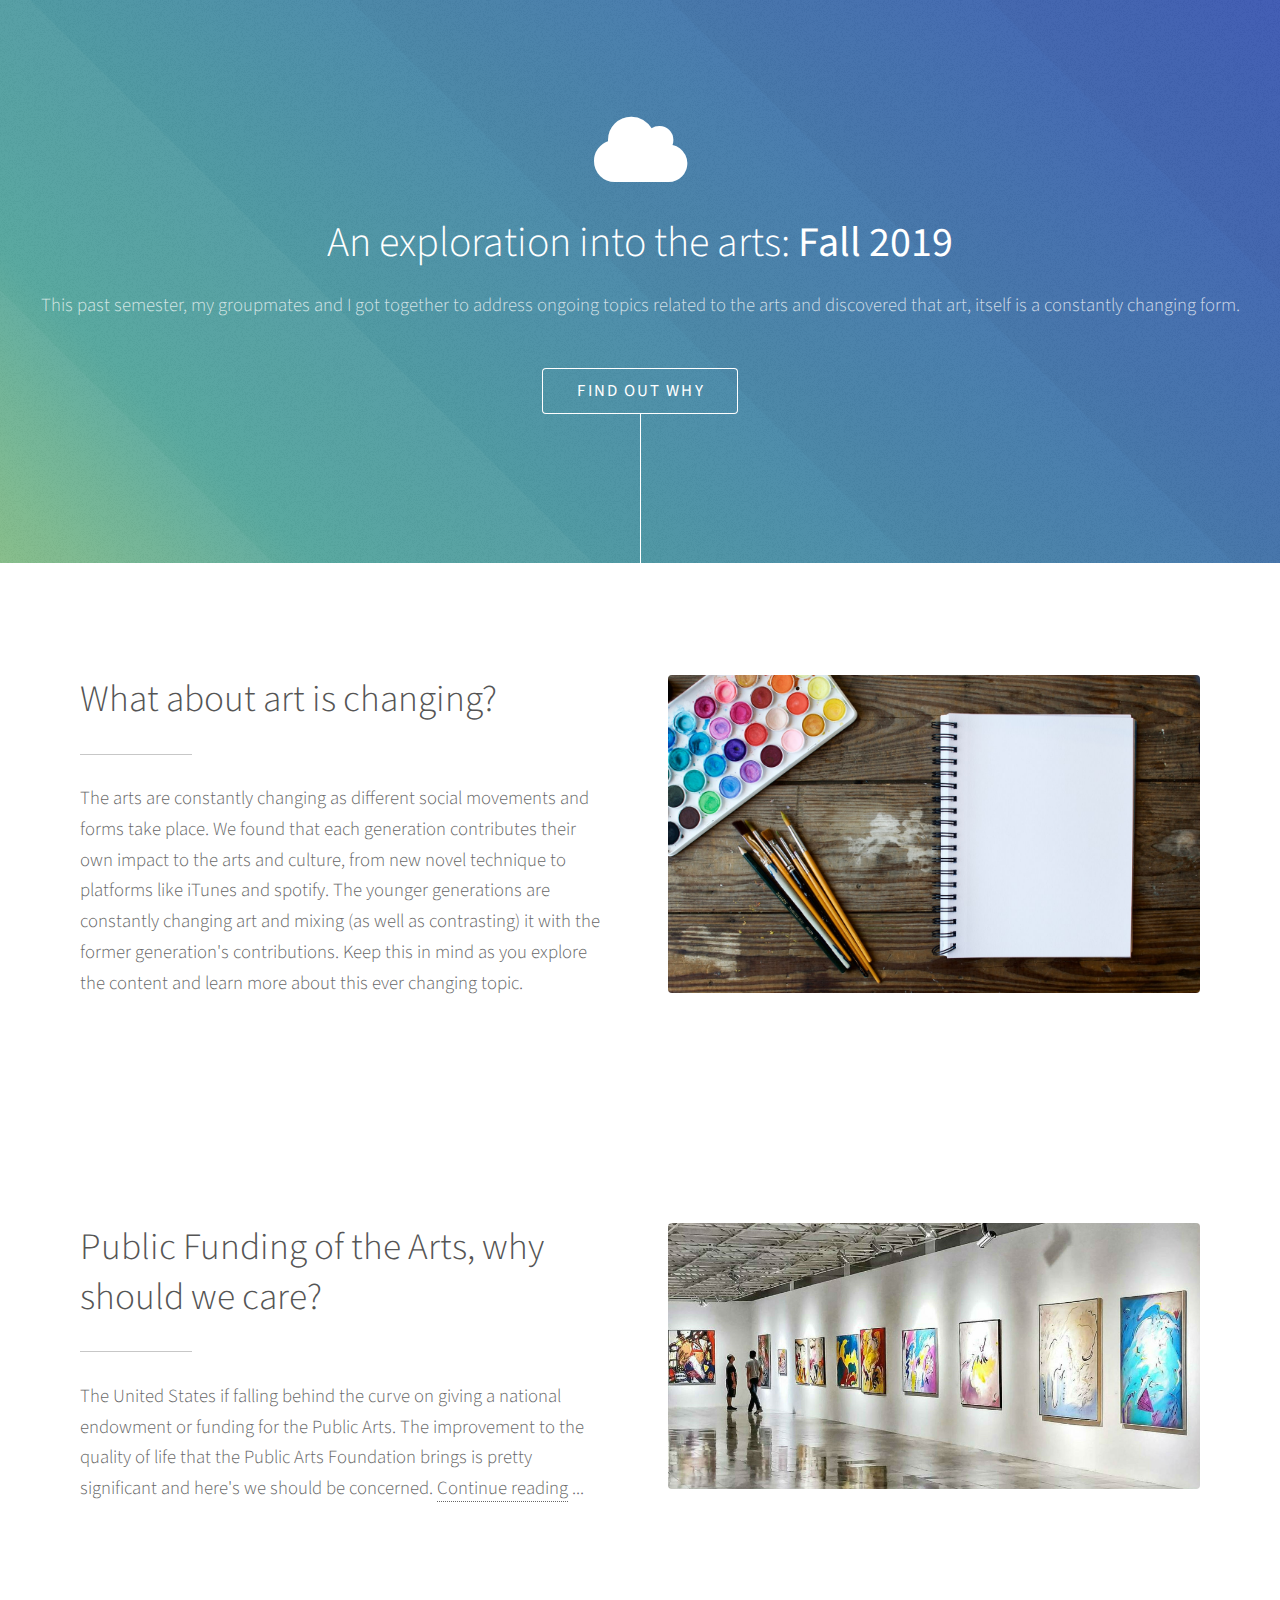
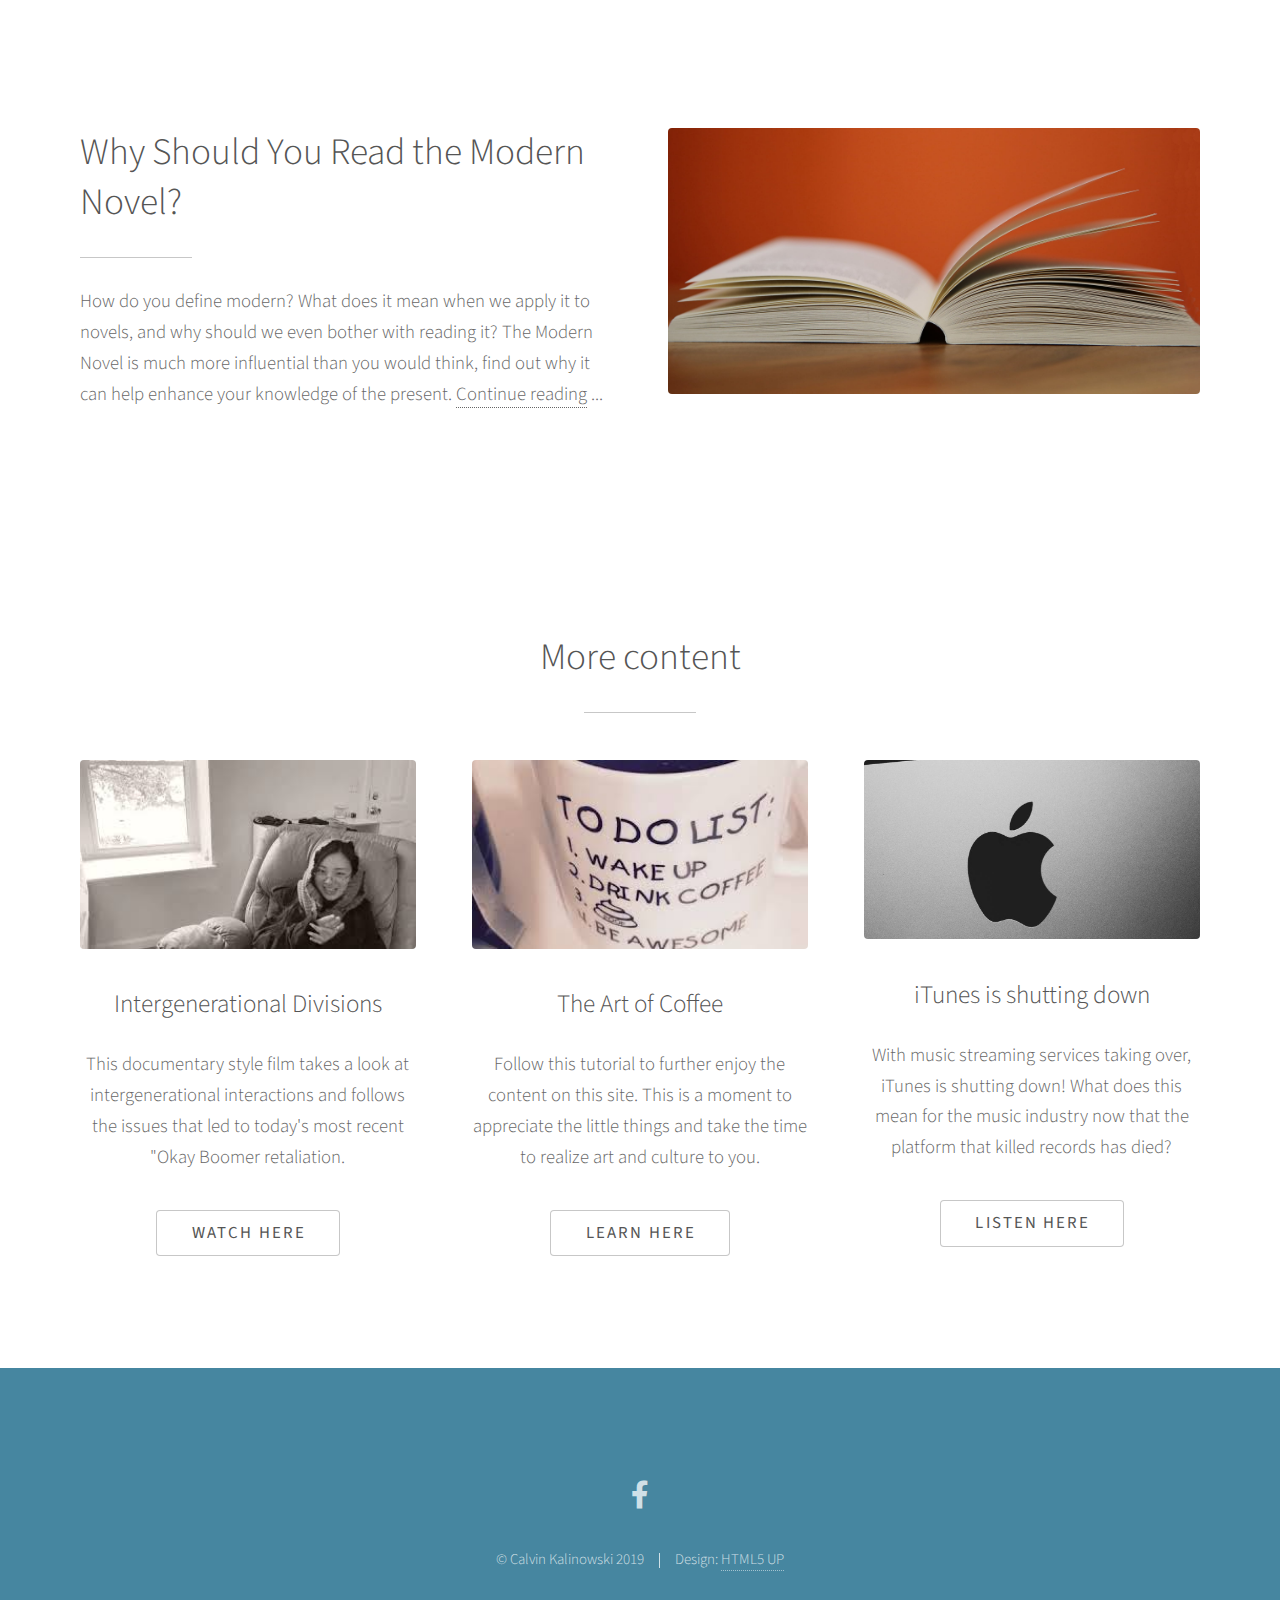
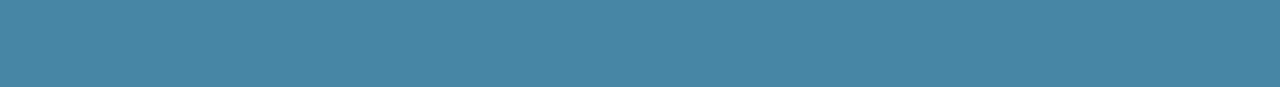
<file: index.html>
<!DOCTYPE HTML>
<!--
	Photon by HTML5 UP
	html5up.net | @ajlkn
	Free for personal and commercial use under the CCA 3.0 license (html5up.net/license)
-->
<html>
	<head>
		<title>Fall 2019: Concerning the Arts</title>
		<meta charset="utf-8" />
		<meta name="viewport" content="width=device-width, initial-scale=1, user-scalable=no" />
		<link rel="stylesheet" href="assets/css/main.css" />
		<noscript><link rel="stylesheet" href="assets/css/noscript.css" /></noscript>
	</head>
	<body class="is-preload">

		<!-- Header -->
			<section id="header">
				<div class="inner">
					<span class="icon solid major fa-cloud"></span>
					<h1> An exploration into the arts: <strong>Fall 2019</strong> </h1>
					<p>This past semester, my groupmates and I got together to address ongoing topics related to the arts and discovered that art, itself is a constantly changing form.</p>
					<ul class="actions special">
						<li><a href="#one" class="button scrolly">Find Out Why</a></li>
					</ul>
				</div>
			</section>

		<!-- One -->
			<section id="one" class="main style1">
				<div class="container">
					<div class="row gtr-150">
						<div class="col-6 col-12-medium">
							<header class="major">
								<h2>What about art is changing?</h2>
							</header>
							<p>The arts are constantly changing as different social movements and forms take place. We found that each generation contributes their own impact to the arts and culture, from new novel technique to platforms like iTunes and spotify. The younger generations are constantly changing art and mixing (as well as contrasting) it with the former generation's contributions. Keep this in mind as you explore the content and learn more about this ever changing topic.</p>
						</div>
						<div class="col-6 col-12-medium imp-medium">
							<span class="image fit"><img src="images/happy1.jpg" alt="" /></span>
						</div>
					</div>
				</div>
			</section>

			<!-- Two -->
				<section id="one" class="main style1">
					<div class="container">
						<div class="row gtr-150">
							<div class="col-6 col-12-medium">
								<header class="major">
									<h2>Public Funding of the Arts, why should we care?</h2>
								</header>
								<p>The United States if falling behind the curve on giving a national endowment or funding for the Public Arts. The improvement to the quality of life that the Public Arts Foundation brings is pretty significant and here's we should be concerned. <a href ="page2.html">Continue reading</a> ...</p>
							</div>
							<div class="col-6 col-12-medium imp-medium">
								<span class="image fit"><img src="images/dc1.jpg" alt="" /></span>
							</div>
						</div>
					</div>
				</section>

				<!-- Three -->
					<section id="one" class="main style1">
						<div class="container">
							<div class="row gtr-150">
								<div class="col-6 col-12-medium">
									<header class="major">
										<h2>Why Should You Read the Modern Novel?</h2>
									</header>
									<p>How do you define modern? What does it mean when we apply it to novels, and why should we even bother with reading it? The Modern Novel is much more influential than you would think, find out why it can help enhance your knowledge of the present. <a href ="page3.html">Continue reading</a> ...</p>
								</div>
								<div class="col-6 col-12-medium imp-medium">
									<span class="image fit"><img src="images/book.jpeg" alt="" /></span>
								</div>
							</div>
						</div>
					</section>

		<!-- Four -->
			<section id="three" class="main style1 special">
				<div class="container">
					<header class="major">
						<h2>More content</h2>
					</header>
					<p></p>
					<div class="row gtr-150">
						<div class="col-4 col-12-medium">
							<span class="image fit"><img src="images/grandma.jpg" alt="" /></span>
							<h3>Intergenerational Divisions</h3>
							<p>This documentary style film takes a look at intergenerational interactions and follows the issues that led to today's most recent "Okay Boomer retaliation.</p>
							<ul class="actions special">
								<li><a href="https://youtu.be/4SRCvq8afL4" class="button">Watch Here</a></li>
							</ul>
						</div>
						<div class="col-4 col-12-medium">
							<span class="image fit"><img src="images/coffee.jpg" alt="" /></span>
							<h3>The Art of Coffee</h3>
							<p>Follow this tutorial to further enjoy the content on this site. This is a moment to appreciate the little things and take the time to realize art and culture to you.</p>
							<ul class="actions special">
								<li><a href="https://youtu.be/SAIoQSUwj08" class="button">Learn Here</a></li>
							</ul>
						</div>
						<div class="col-4 col-12-medium">
							<span class="image fit"><img src="images/apple.jpeg" alt="" /></span>
							<h3>iTunes is shutting down</h3>
							<p>With music streaming services taking over, iTunes is shutting down! What does this mean for the music industry now that the platform that killed records has died?</p>
							<ul class="actions special">
								<li><a href="https://soundcloud.com/user-297753262/itunes-is-shutting-down" class="button">Listen here </a></li>
							</ul>
						</div>
					</div>
				</div>
			</section>

		<!-- Footer -->
			<section id="footer">
				<ul class="icons">
					<li><a href="https://www.facebook.com/NationalEndowmentfortheArts/" class="icon brands alt fa-facebook-f"><span class="label">Facebook</span></a></li>
				</ul>
				<ul class="copyright">
					<li>&copy; Calvin Kalinowski 2019</li><li>Design: <a href="http://html5up.net">HTML5 UP</a></li>
				</ul>
			</section>

		<!-- Scripts -->
			<script src="assets/js/jquery.min.js"></script>
			<script src="assets/js/jquery.scrolly.min.js"></script>
			<script src="assets/js/browser.min.js"></script>
			<script src="assets/js/breakpoints.min.js"></script>
			<script src="assets/js/util.js"></script>
			<script src="assets/js/main.js"></script>

	</body>
</html>
</file>
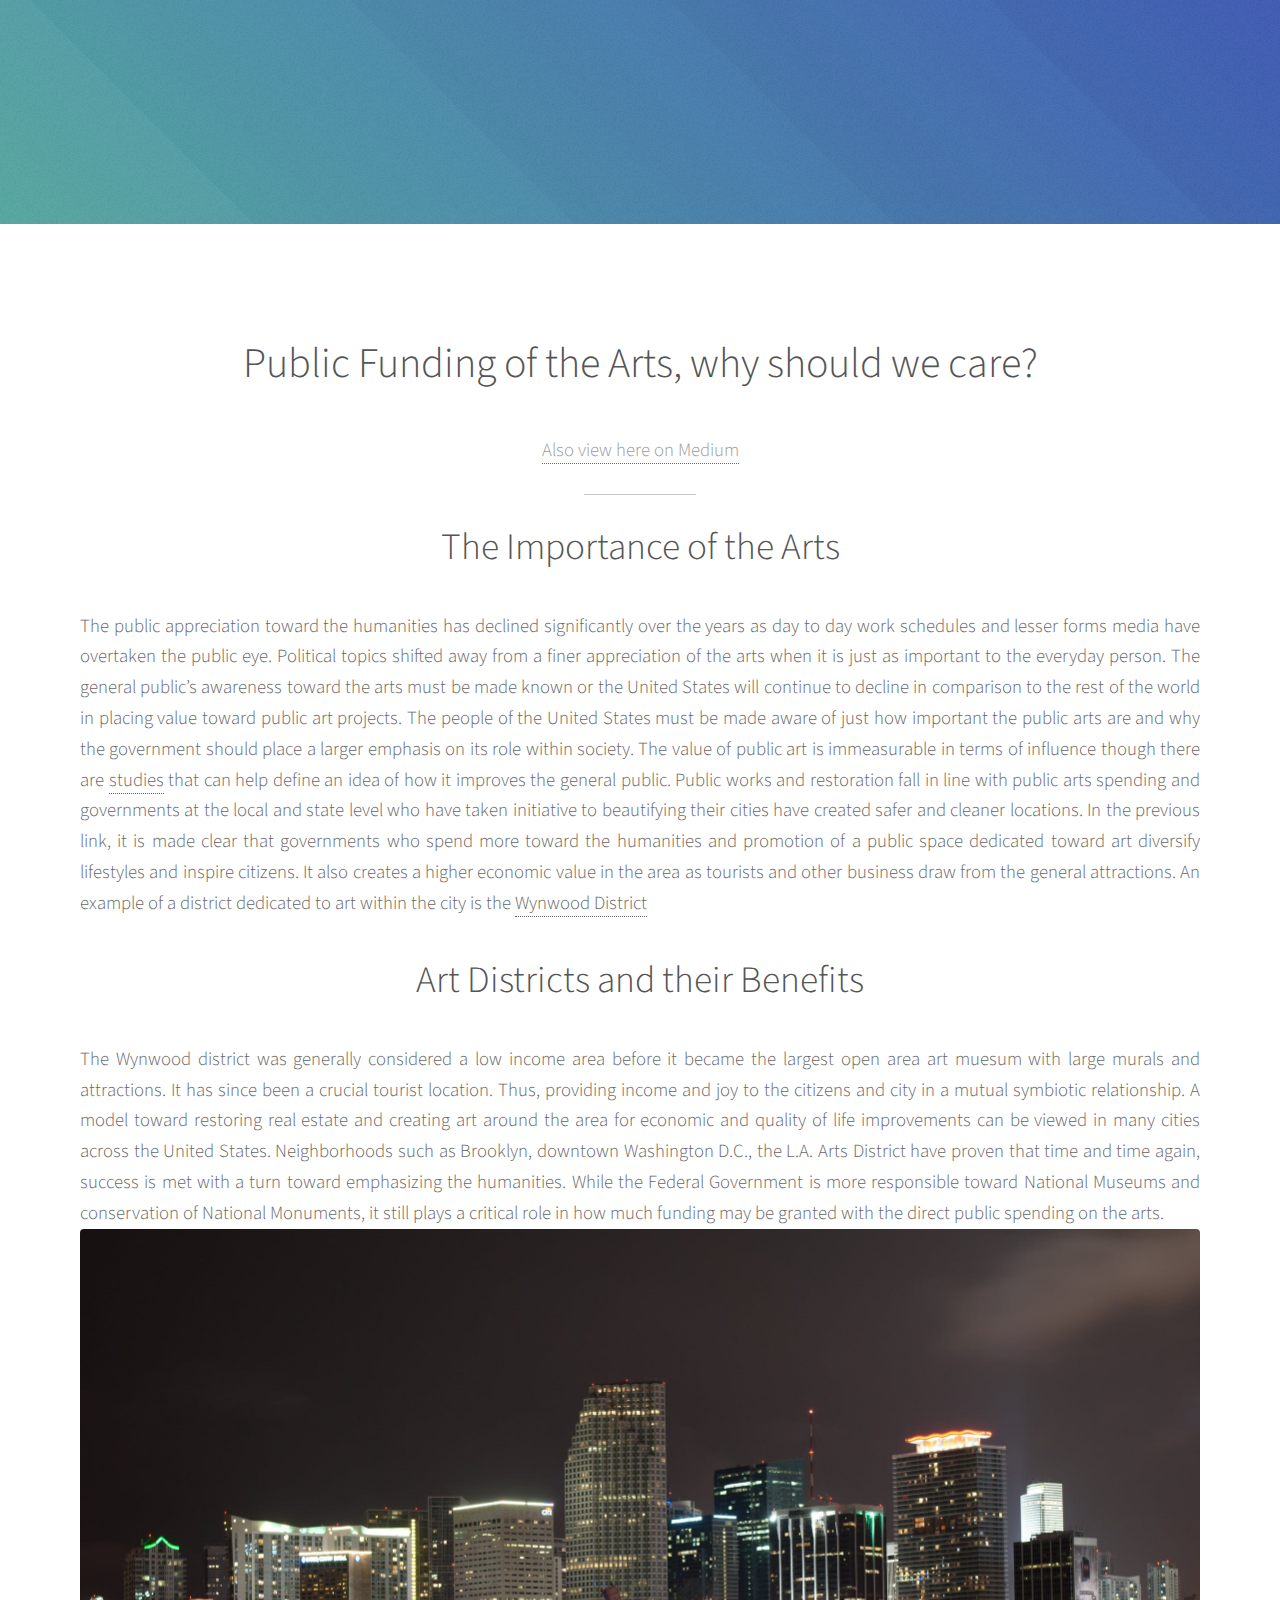
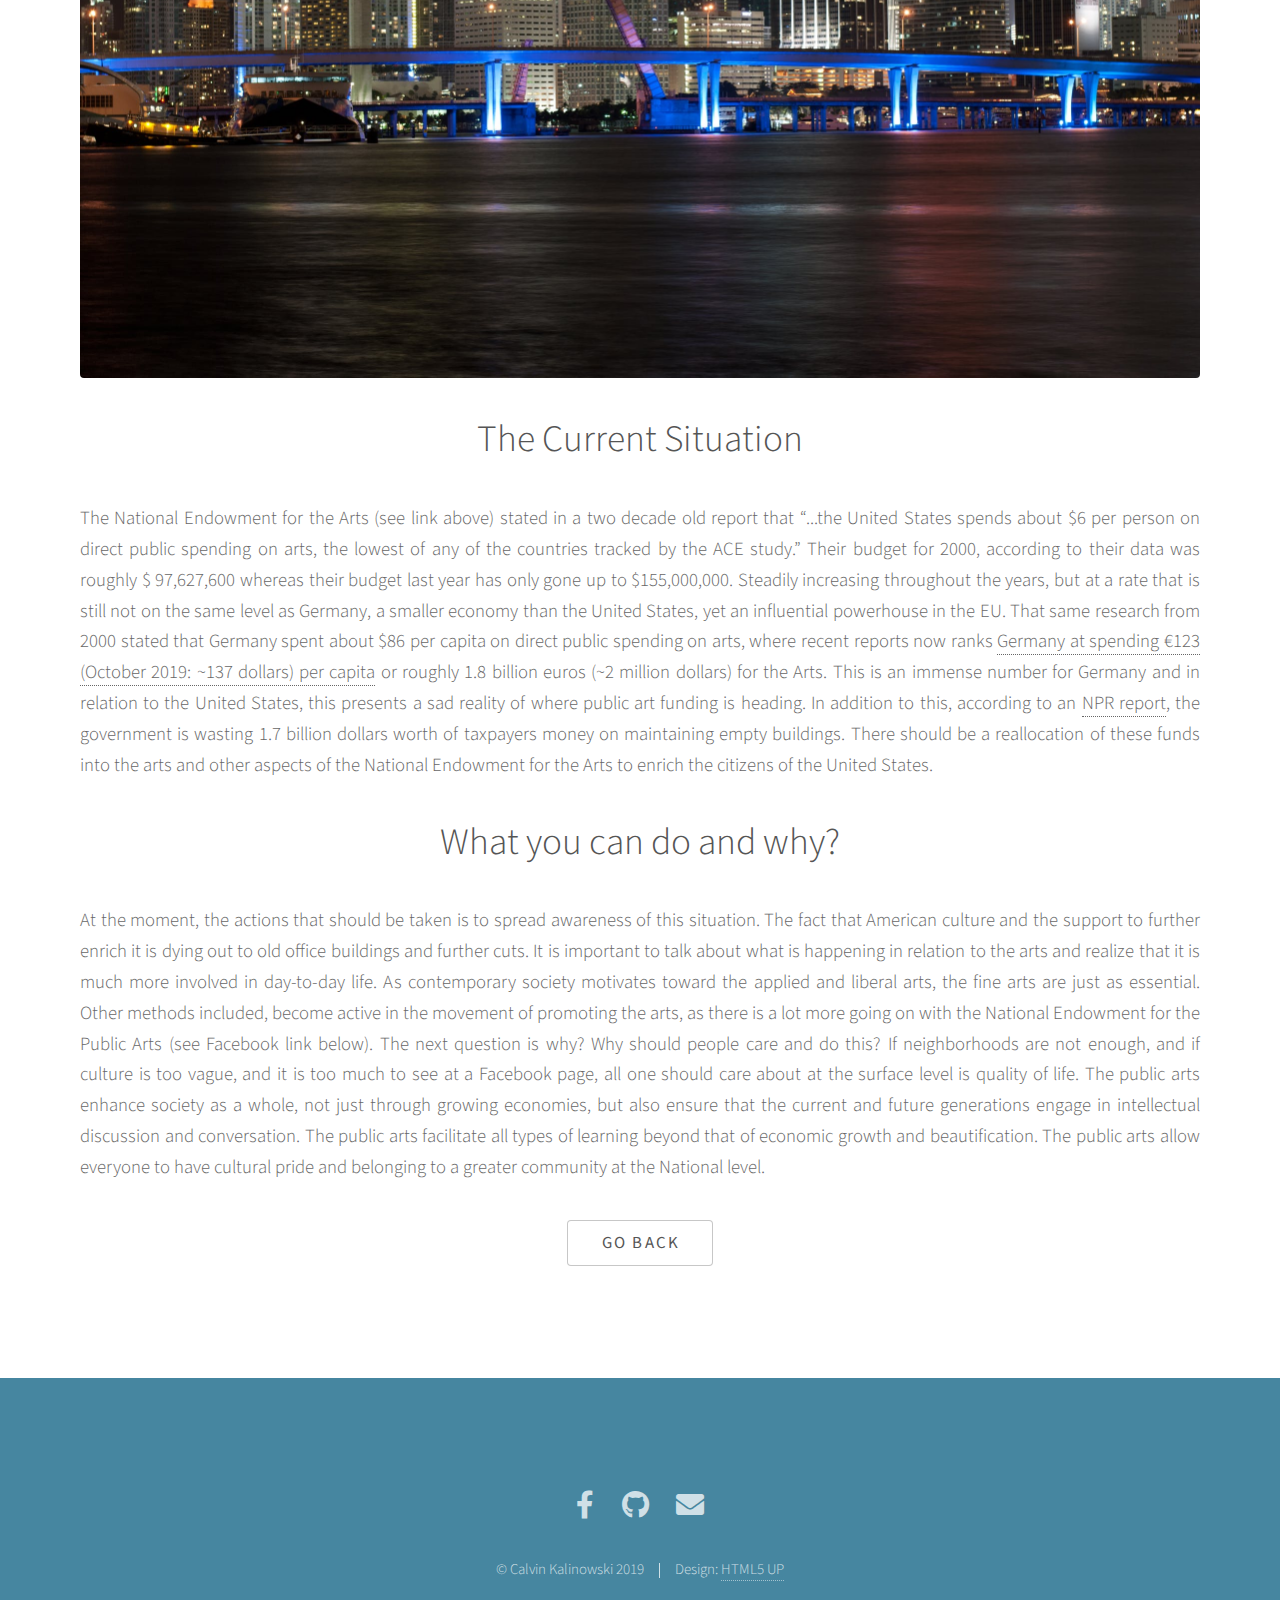
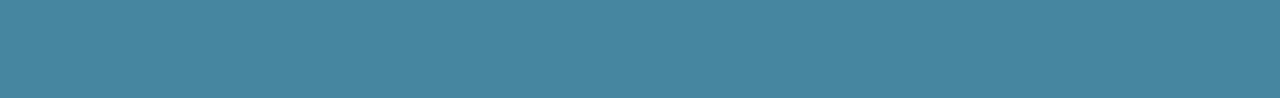
<file: page2.html>
<!DOCTYPE HTML>
<!--
	Photon by HTML5 UP
	html5up.net | @ajlkn
	Free for personal and commercial use under the CCA 3.0 license (html5up.net/license)
-->
<html>
	<head>
		<title>October 1, 2019: Public Funding of the Arts</title>
		<meta charset="utf-8" />
		<meta name="viewport" content="width=device-width, initial-scale=1, user-scalable=no" />
		<link rel="stylesheet" href="assets/css/main.css" />
		<noscript><link rel="stylesheet" href="assets/css/noscript.css" /></noscript>
	</head>
	<body class="is-preload">

		<!-- Header -->
			<section id="header">
				<div class="inner">

				</div>
			</section>

			<!-- Four -->
				<section id="one" class="main style1 special">
					<div class="container">
						<header class="major">
							<h1>Public Funding of the Arts, why should we care?</h1>
							<p>
								<a href="https://medium.com/@calvinhk20/public-funding-of-the-arts-f48f3dcfe0e2">Also view here on Medium</a>
							</p>
						</header>
							<div class="col-4 col-12-medium">
	<h2>The Importance of the Arts</h2>
		<p style="text-align:justify">
			The public appreciation toward the humanities has declined significantly over the years as day to day work schedules and lesser forms media have overtaken the public eye. Political topics shifted away from a finer appreciation of the arts when it is just as important to the everyday person. The general public’s awareness toward the arts must be made known or the United States will continue to decline in comparison to the rest of the world in placing value toward public art projects. The people of the United States must be made aware of just how important the public arts are and why the government should place a larger emphasis on its role within society. The value of public art is immeasurable in terms of influence though there are <a href="https://www.arts.gov/publications/international-data-government-spending-arts">studies</a> that can help define an idea of how it improves the general public. Public works and restoration fall in line with public arts spending and governments at the local and state level who have taken initiative to beautifying their cities have created safer and cleaner locations. In the previous link, it is made clear that governments who spend more toward the humanities and promotion of a public space dedicated toward art diversify lifestyles and inspire citizens. It also creates a higher economic value in the area as tourists and other business draw from the general attractions.
			An example of a district dedicated to art within the city is the <a href="https://www.tripsavvy.com/the-complete-guide-to-wynwood-miami-4174451">Wynwood District</a>
		</p>

	<h2>Art Districts and their Benefits</h2>
		<p style="text-align:justify">	The Wynwood district was generally considered a low income area before it became the largest open area art muesum with large murals and attractions. It has since been a crucial tourist location. Thus, providing income and joy to the citizens and city in a mutual symbiotic relationship. A model toward restoring real estate and creating art around the area for economic and quality of life improvements can be viewed in many cities across the United States. Neighborhoods such as Brooklyn, downtown Washington D.C., the L.A. Arts District have proven that time and time again, success is met with a turn toward emphasizing the humanities. While the Federal Government is more responsible toward National Museums and conservation of National Monuments, it still plays a critical role in how much funding may be granted with the direct public spending on the arts.
		<span class="image fit"><img src="images/miami.jpeg" alt="" /></span>
		</p>
	<h2>The Current Situation</h2>
		<p style="text-align:justify">	The National Endowment for the Arts (see link above) stated in a two decade old report that “...the United States spends about $6 per person on direct public spending on arts, the lowest of any of the countries tracked by the ACE study.” Their budget for 2000, according to their data was roughly $ 97,627,600 whereas their budget last year has only gone up to $155,000,000. Steadily increasing throughout the years, but at a rate that is still not on the same level as Germany, a smaller economy than the United States, yet an influential powerhouse in the EU. That same research from 2000 stated that Germany spent about $86 per capita on direct public spending on arts, where recent reports now ranks <a href="https://www.theartnewspaper.com/news/german-culture-budget-expands-to-eur1-8-billion">Germany at spending €123 (October 2019: ~137 dollars) per capita</a> or roughly 1.8 billion euros (~2 million dollars) for the Arts. This is an immense number for Germany and in relation to the United States, this presents a sad reality of where public art funding is heading. In addition to this, according to an
			<a href="https://www.npr.org/2014/03/12/287349831/governments-empty-buildings-are-costing-taxpayers-billions">NPR report</a>, the government is wasting 1.7 billion dollars worth of taxpayers money on maintaining empty buildings. There should be a reallocation of these funds into the arts and other aspects of the National Endowment for the Arts to enrich the citizens of the United States.
	</p>
	<h2> What you can do and why? </h2>
	<p style="text-align:justify"> At the moment, the actions that should be taken is to spread awareness of this situation. The fact that American culture and the support to further enrich it is dying out to old office buildings and further cuts. It is important to talk about what is happening in relation to the arts and realize that it is much more involved in day-to-day life. As contemporary society motivates toward the applied and liberal arts, the fine arts are just as essential. Other methods included, become active in the movement of promoting the arts, as there is a lot more going on with the National Endowment for the Public Arts (see Facebook link below). The next question is why? Why should people care and do this? If neighborhoods are not enough, and if culture is too vague, and it is too much to see at a Facebook page, all one should care about at the surface level is quality of life. The public arts enhance society as a whole, not just through growing economies, but also ensure that the current and future generations engage in intellectual discussion and conversation. The public arts facilitate all types of learning beyond that of economic growth and beautification. The public arts allow everyone to have cultural pride and belonging to a greater community at the National level. </p>

								<ul class="actions special">
									<li><a href="index.html" class="button">Go back</a></li>
								</ul>
							</div>
					</div>
				</section>

		<!-- Footer -->
			<section id="footer">
				<ul class="icons">
					<li><a href="https://www.facebook.com/NationalEndowmentfortheArts/" class="icon brands alt fa-facebook-f"><span class="label">Facebook</span></a></li>
					<li><a href="#" class="icon brands alt fa-github"><span class="label">GitHub</span></a></li>
					<li><a href="#" class="icon solid alt fa-envelope"><span class="label">Email</span></a></li>
				</ul>
				<ul class="copyright">
					<li>&copy; Calvin Kalinowski 2019</li><li>Design: <a href="http://html5up.net">HTML5 UP</a></li>
				</ul>
			</section>

		<!-- Scripts -->
			<script src="assets/js/jquery.min.js"></script>
			<script src="assets/js/jquery.scrolly.min.js"></script>
			<script src="assets/js/browser.min.js"></script>
			<script src="assets/js/breakpoints.min.js"></script>
			<script src="assets/js/util.js"></script>
			<script src="assets/js/main.js"></script>

	</body>
</html>
</file>
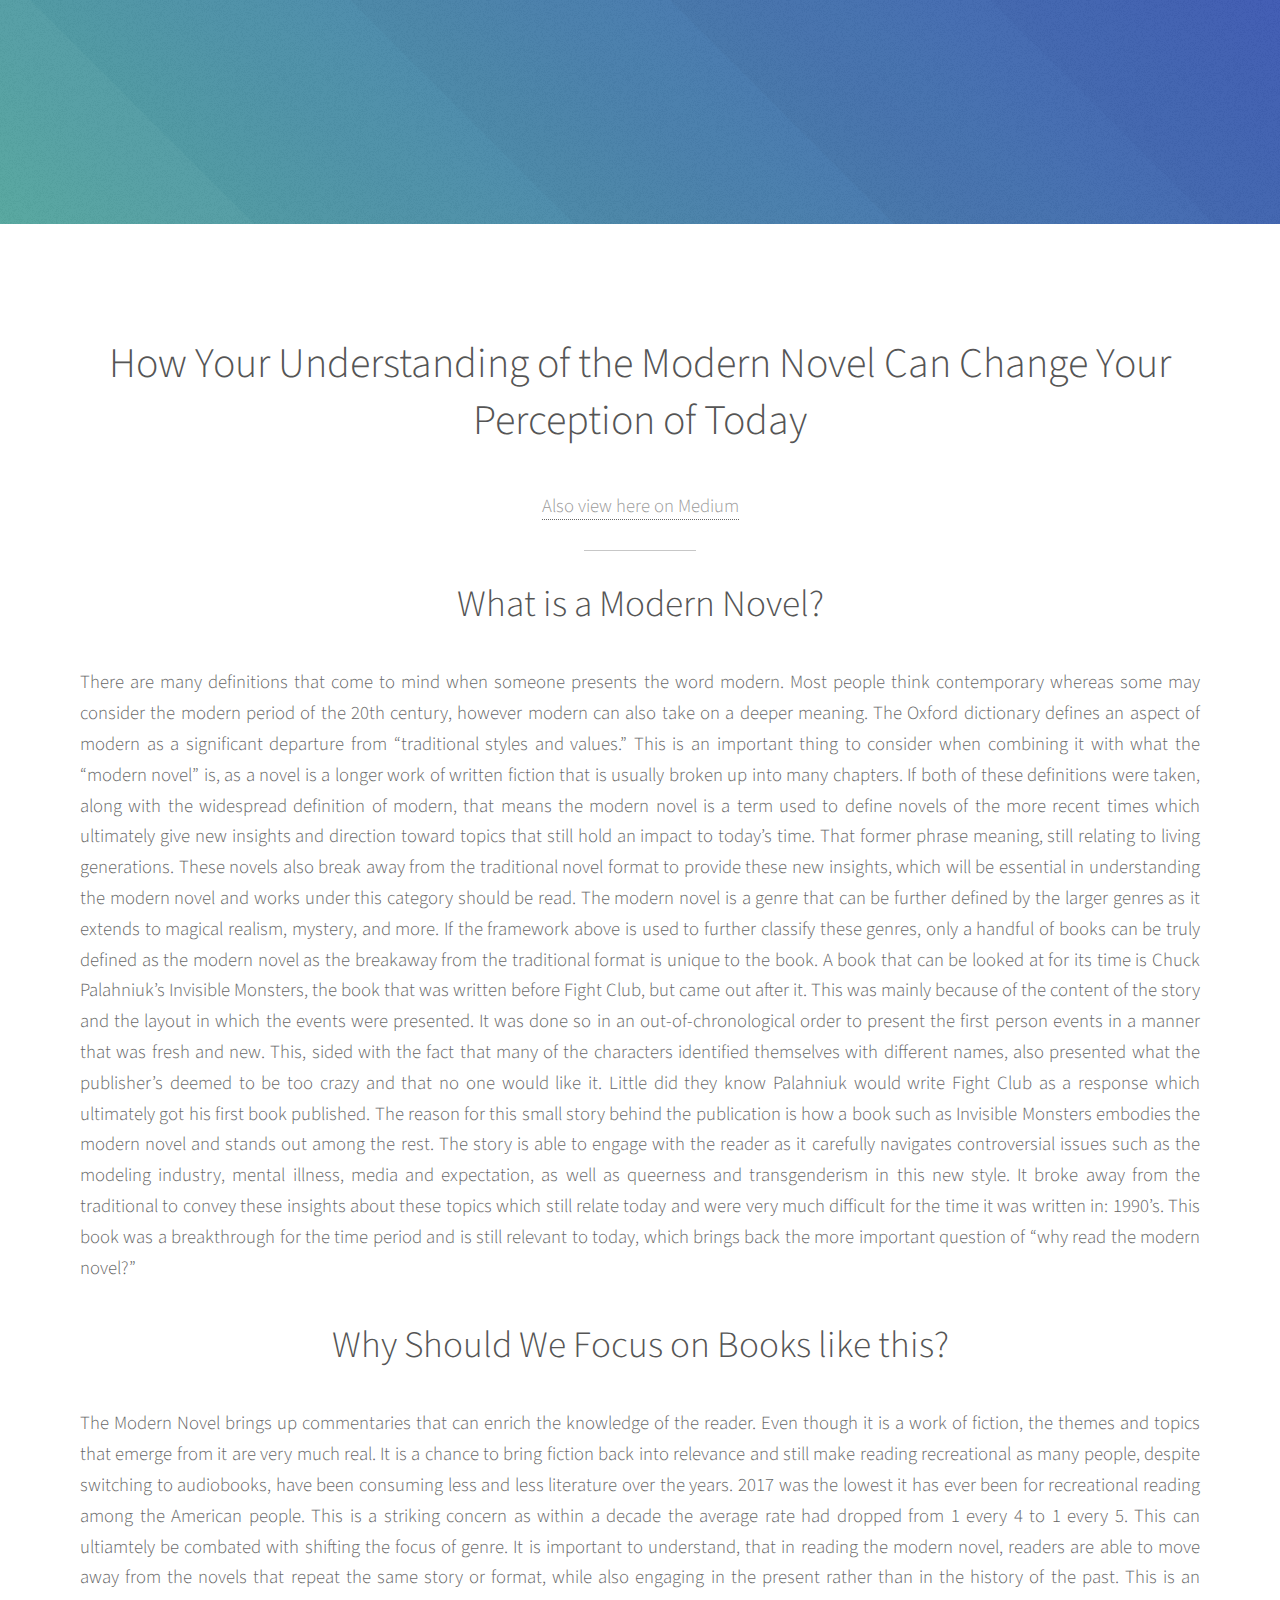
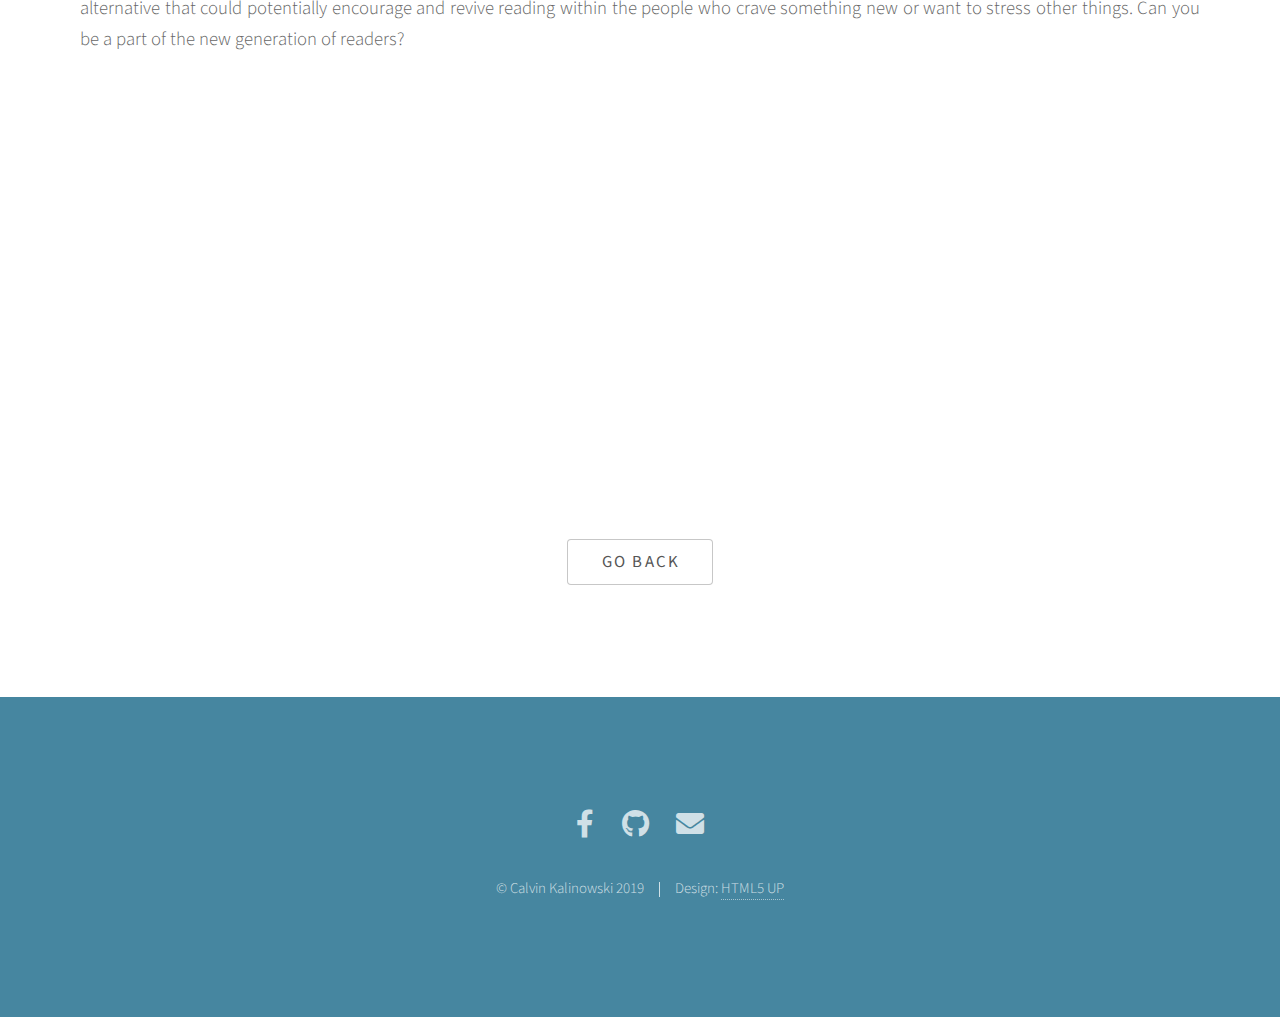
<file: page3.html>
<!DOCTYPE HTML>
<!--
	Photon by HTML5 UP
	html5up.net | @ajlkn
	Free for personal and commercial use under the CCA 3.0 license (html5up.net/license)
-->
<html>
	<head>
		<title>October 1, 2019: Why should you read the Modern Novel?</title>
		<meta charset="utf-8" />
		<meta name="viewport" content="width=device-width, initial-scale=1, user-scalable=no" />
		<link rel="stylesheet" href="assets/css/main.css" />
		<noscript><link rel="stylesheet" href="assets/css/noscript.css" /></noscript>
	</head>
	<body class="is-preload">

		<!-- Header -->
			<section id="header">
				<div class="inner">

				</div>
			</section>

			<!-- Four -->
			<section id="one" class="main style1 special">
				<div class="container">
					<header class="major">
						<h1>How Your Understanding of the Modern Novel Can Change Your Perception of Today</h1>
							<p><a href="https://medium.com/@calvinhk20/how-your-understanding-of-the-modern-novel-can-change-your-perception-of-today-e4462b8e8896">Also view here on Medium</a></p>
					</header>
						<div class="col-4 col-12-medium">
	<h2>What is a Modern Novel?</h2>
	<p style="text-align:justify">
	There are many definitions that come to mind when someone presents the word modern. Most people think contemporary whereas some may consider the modern period of the 20th century, however modern can also take on a deeper meaning. The Oxford dictionary defines an aspect of modern as a significant departure from “traditional styles and values.” This is an important thing to consider when combining it with what the “modern novel” is, as a novel is a longer work of written fiction that is usually broken up into many chapters. If both of these definitions were taken, along with the widespread definition of modern, that means the modern novel is a term used to define novels of the more recent times which ultimately give new insights and direction toward topics that still hold an impact to today’s time. That former phrase meaning, still relating to living generations. These novels also break away from the traditional novel format to provide these new insights, which will be essential in understanding the modern novel and works under this category should be read.	The modern novel is a genre that can be further defined by the larger genres as it extends to magical realism, mystery, and more. If the framework above is used to further classify these genres, only a handful of books can be truly defined as the modern novel as the breakaway from the traditional format is unique to the book. A book that can be looked at for its time is Chuck Palahniuk’s Invisible Monsters, the book that was written before Fight Club, but came out after it. This was mainly because of the content of the story and the layout in which the events were presented. It was done so in an out-of-chronological order to present the first person events in a manner that was fresh and new. This, sided with the fact that many of the characters identified themselves with different names, also presented what the publisher’s deemed to be too crazy and that no one would like it. Little did they know Palahniuk would write Fight Club as a response which ultimately got his first book published. The reason for this small story behind the publication is how a book such as Invisible Monsters embodies the modern novel and stands out among the rest.
	The story is able to engage with the reader as it carefully navigates controversial issues such as the modeling industry, mental illness, media and expectation, as well as queerness and transgenderism in this new style. It broke away from the traditional to convey these insights about these topics which still relate today and were very much difficult for the time it was written in: 1990’s. This book was a breakthrough for the time period and is still relevant to today, which brings back the more important question of “why read the modern novel?”
	</p>
	<h2>Why Should We Focus on Books like this?</h2>
	<p style="text-align:justify"> The Modern Novel brings up commentaries that can enrich the knowledge of the reader. Even though it is a work of fiction, the themes and topics that emerge from it are very much real. It is a chance to bring fiction back into relevance and still make reading recreational as many people, despite switching to audiobooks, have been consuming less and less literature over the years. 2017 was the lowest it has ever been for recreational reading among the American people. This is a striking concern as within a decade the average rate had dropped from 1 every 4 to 1 every 5. This can ultiamtely be combated with shifting the focus of genre. It is important to understand, that in reading the modern novel, readers are able to move away from the novels that repeat the same story or format, while also engaging in the present rather than in the history of the past. This is an alternative that could potentially encourage and revive reading within the people who crave something new or want to stress other things. Can you be a part of the new generation of readers?
	</p>
	<p>
	<iframe title="Rate of Recreational Reading in the United States" aria-label="Interactive line chart" id="datawrapper-chart-4eQed" src="//datawrapper.dwcdn.net/4eQed/1/" scrolling="no" frameborder="0" style="width: 0; min-width: 100% !important; border: none;" height="400"></iframe><script type="text/javascript">!function(){"use strict";window.addEventListener("message",function(a){if(void 0!==a.data["datawrapper-height"])for(var e in a.data["datawrapper-height"]){var t=document.getElementById("datawrapper-chart-"+e)||document.querySelector("iframe[src*='"+e+"']");t&&(t.style.height=a.data["datawrapper-height"][e]+"px")}})}();</script>
	</p>
								<ul class="actions special">
									<li><a href="index.html" class="button">Go back</a></li>
								</ul>
							</div>
					</div>
				</section>

		<!-- Footer -->
			<section id="footer">
				<ul class="icons">
					<li><a href="https://www.facebook.com/NationalEndowmentfortheArts/" class="icon brands alt fa-facebook-f"><span class="label">Facebook</span></a></li>
					<li><a href="#" class="icon brands alt fa-github"><span class="label">GitHub</span></a></li>
					<li><a href="#" class="icon solid alt fa-envelope"><span class="label">Email</span></a></li>
				</ul>
				<ul class="copyright">
					<li>&copy; Calvin Kalinowski 2019</li><li>Design: <a href="http://html5up.net">HTML5 UP</a></li>
				</ul>
			</section>

		<!-- Scripts -->
			<script src="assets/js/jquery.min.js"></script>
			<script src="assets/js/jquery.scrolly.min.js"></script>
			<script src="assets/js/browser.min.js"></script>
			<script src="assets/js/breakpoints.min.js"></script>
			<script src="assets/js/util.js"></script>
			<script src="assets/js/main.js"></script>

	</body>
</html>
</file>
<file: assets/css/noscript.css>
/*
	Photon by HTML5 UP
	html5up.net | @ajlkn
	Free for personal and commercial use under the CCA 3.0 license (html5up.net/license)
*/

/* Header */

	body.is-preload #header .inner {
		-moz-transform: none;
		-webkit-transform: none;
		-ms-transform: none;
		transform: none;
		opacity: 1;
	}

		body.is-preload #header .inner .actions {
			-moz-transform: none;
			-webkit-transform: none;
			-ms-transform: none;
			transform: none;
			opacity: 1;
		}

	body.is-preload #header:after {
		opacity: 0;
	}
</file>
<file: assets/css/main.css>
@import url("fontawesome-all.min.css");
@import url("https://fonts.googleapis.com/css?family=Source+Sans+Pro:300,300italic,400,400italic");

/*
	Photon by HTML5 UP
	html5up.net | @ajlkn
	Free for personal and commercial use under the CCA 3.0 license (html5up.net/license)
*/

html, body, div, span, applet, object,
iframe, h1, h2, h3, h4, h5, h6, p, blockquote,
pre, a, abbr, acronym, address, big, cite,
code, del, dfn, em, img, ins, kbd, q, s, samp,
small, strike, strong, sub, sup, tt, var, b,
u, i, center, dl, dt, dd, ol, ul, li, fieldset,
form, label, legend, table, caption, tbody,
tfoot, thead, tr, th, td, article, aside,
canvas, details, embed, figure, figcaption,
footer, header, hgroup, menu, nav, output, ruby,
section, summary, time, mark, audio, video {
	margin: 0;
	padding: 0;
	border: 0;
	font-size: 100%;
	font: inherit;
	vertical-align: baseline;}

article, aside, details, figcaption, figure,
footer, header, hgroup, menu, nav, section {
	display: block;}

body {
	line-height: 1;
}

ol, ul {
	list-style: none;
}

blockquote, q {
	quotes: none;
}

	blockquote:before, blockquote:after, q:before, q:after {
		content: '';
		content: none;
	}

table {
	border-collapse: collapse;
	border-spacing: 0;
}

body {
	-webkit-text-size-adjust: none;
}

mark {
	background-color: transparent;
	color: inherit;
}

input::-moz-focus-inner {
	border: 0;
	padding: 0;
}

input, select, textarea {
	-moz-appearance: none;
	-webkit-appearance: none;
	-ms-appearance: none;
	appearance: none;
}

/* Basic */

	html {
		box-sizing: border-box;
	}

	*, *:before, *:after {
		box-sizing: inherit;
	}

	body {
		background: #fff;
	}

		body.is-preload *, body.is-preload *:before, body.is-preload *:after {
			-moz-animation: none !important;
			-webkit-animation: none !important;
			-ms-animation: none !important;
			animation: none !important;
			-moz-transition: none !important;
			-webkit-transition: none !important;
			-ms-transition: none !important;
			transition: none !important;
		}

	body, input, select, textarea {
		color: #666;
		font-family: "Source Sans Pro", Helvetica, sans-serif;
		font-size: 16pt;
		font-weight: 300;
		line-height: 1.65em;
	}

	a {
		-moz-transition: color 0.2s ease-in-out, border-color 0.2s ease-in-out;
		-webkit-transition: color 0.2s ease-in-out, border-color 0.2s ease-in-out;
		-ms-transition: color 0.2s ease-in-out, border-color 0.2s ease-in-out;
		transition: color 0.2s ease-in-out, border-color 0.2s ease-in-out;
		border-bottom: dotted 1px #666;
		color: inherit;
		text-decoration: none;
	}

		a:hover {
			border-bottom-color: transparent !important;
			color: #6bd4c8;
		}

	strong, b {
		color: #555;
		font-weight: 400;
	}

	em, i {
		font-style: italic;
	}

	p {
		margin: 0 0 2em 0;
	}

	h1, h2, h3, h4, h5, h6 {
		color: #555;
		line-height: 1em;
		margin: 0 0 1em 0;
	}

		h1 a, h2 a, h3 a, h4 a, h5 a, h6 a {
			color: inherit;
			text-decoration: none;
		}

	h1 {
		font-size: 2.25em;
		line-height: 1.35em;
	}

	h2 {
		font-size: 2em;
		line-height: 1.35em;
	}

	h3 {
		font-size: 1.35em;
		line-height: 1.5em;
	}

	h4 {
		font-size: 1.25em;
		line-height: 1.5em;
	}

	h5 {
		font-size: 0.9em;
		line-height: 1.5em;
	}

	h6 {
		font-size: 0.7em;
		line-height: 1.5em;
	}

	sub {
		font-size: 0.8em;
		position: relative;
		top: 0.5em;
	}

	sup {
		font-size: 0.8em;
		position: relative;
		top: -0.5em;
	}

	hr {
		border: 0;
		border-bottom: solid 1px rgba(144, 144, 144, 0.5);
		margin: 2em 0;
	}

		hr.major {
			margin: 3em 0;
		}

	blockquote {
		border-left: solid 4px rgba(144, 144, 144, 0.5);
		font-style: italic;
		margin: 0 0 2em 0;
		padding: 0.5em 0 0.5em 2em;
	}

	code {
		background: rgba(144, 144, 144, 0.075);
		border-radius: 4px;
		border: solid 1px rgba(144, 144, 144, 0.5);
		font-family: "Courier New", monospace;
		font-size: 0.9em;
		margin: 0 0.25em;
		padding: 0.25em 0.65em;
	}

	pre {
		-webkit-overflow-scrolling: touch;
		font-family: "Courier New", monospace;
		font-size: 0.9em;
		margin: 0 0 2em 0;
	}

		pre code {
			display: block;
			line-height: 1.75em;
			padding: 1em 1.5em;
			overflow-x: auto;
		}

	.align-left {
		text-align: left;
	}

	.align-center {
		text-align: center;
	}

	.align-right {
		text-align: right;
	}

/* Container */

	.container {
		margin: 0 auto;
		max-width: calc(100% - 4em);
		width: 60em;
	}

		.container.xsmall {
			width: 15em;
		}

		.container.small {
			width: 30em;
		}

		.container.medium {
			width: 45em;
		}

		.container.large {
			width: 75em;
		}

		.container.xlarge {
			width: 90em;
		}

		.container.max {
			width: 100%;
		}

		@media screen and (max-width: 980px) {

			.container {
				max-width: 100% !important;
				width: 100% !important;
			}

		}

		@media screen and (max-width: 480px) {

			.container {
				max-width: calc(100% - 3em);
			}

		}

/* Row */

	.row {
		display: flex;
		flex-wrap: wrap;
		box-sizing: border-box;
		align-items: stretch;
	}

		.row > * {
			box-sizing: border-box;
		}

		.row.gtr-uniform > * > :last-child {
			margin-bottom: 0;
		}

		.row.aln-left {
			justify-content: flex-start;
		}

		.row.aln-center {
			justify-content: center;
		}

		.row.aln-right {
			justify-content: flex-end;
		}

		.row.aln-top {
			align-items: flex-start;
		}

		.row.aln-middle {
			align-items: center;
		}

		.row.aln-bottom {
			align-items: flex-end;
		}

		.row > .imp {
			order: -1;
		}

		.row > .col-1 {
			width: 8.33333%;
		}

		.row > .off-1 {
			margin-left: 8.33333%;
		}

		.row > .col-2 {
			width: 16.66667%;
		}

		.row > .off-2 {
			margin-left: 16.66667%;
		}

		.row > .col-3 {
			width: 25%;
		}

		.row > .off-3 {
			margin-left: 25%;
		}

		.row > .col-4 {
			width: 33.33333%;
		}

		.row > .off-4 {
			margin-left: 33.33333%;
		}

		.row > .col-5 {
			width: 41.66667%;
		}

		.row > .off-5 {
			margin-left: 41.66667%;
		}

		.row > .col-6 {
			width: 50%;
		}

		.row > .off-6 {
			margin-left: 50%;
		}

		.row > .col-7 {
			width: 58.33333%;
		}

		.row > .off-7 {
			margin-left: 58.33333%;
		}

		.row > .col-8 {
			width: 66.66667%;
		}

		.row > .off-8 {
			margin-left: 66.66667%;
		}

		.row > .col-9 {
			width: 75%;
		}

		.row > .off-9 {
			margin-left: 75%;
		}

		.row > .col-10 {
			width: 83.33333%;
		}

		.row > .off-10 {
			margin-left: 83.33333%;
		}

		.row > .col-11 {
			width: 91.66667%;
		}

		.row > .off-11 {
			margin-left: 91.66667%;
		}

		.row > .col-12 {
			width: 100%;
		}

		.row > .off-12 {
			margin-left: 100%;
		}

		.row.gtr-0 {
			margin-top: 0;
			margin-left: 0em;
		}

			.row.gtr-0 > * {
				padding: 0 0 0 0em;
			}

			.row.gtr-0.gtr-uniform {
				margin-top: 0em;
			}

				.row.gtr-0.gtr-uniform > * {
					padding-top: 0em;
				}

		.row.gtr-25 {
			margin-top: 0;
			margin-left: -0.5em;
		}

			.row.gtr-25 > * {
				padding: 0 0 0 0.5em;
			}

			.row.gtr-25.gtr-uniform {
				margin-top: -0.5em;
			}

				.row.gtr-25.gtr-uniform > * {
					padding-top: 0.5em;
				}

		.row.gtr-50 {
			margin-top: 0;
			margin-left: -1em;
		}

			.row.gtr-50 > * {
				padding: 0 0 0 1em;
			}

			.row.gtr-50.gtr-uniform {
				margin-top: -1em;
			}

				.row.gtr-50.gtr-uniform > * {
					padding-top: 1em;
				}

		.row {
			margin-top: 0;
			margin-left: -2em;
		}

			.row > * {
				padding: 0 0 0 2em;
			}

			.row.gtr-uniform {
				margin-top: -2em;
			}

				.row.gtr-uniform > * {
					padding-top: 2em;
				}

		.row.gtr-150 {
			margin-top: 0;
			margin-left: -3em;
		}

			.row.gtr-150 > * {
				padding: 0 0 0 3em;
			}

			.row.gtr-150.gtr-uniform {
				margin-top: -3em;
			}

				.row.gtr-150.gtr-uniform > * {
					padding-top: 3em;
				}

		.row.gtr-200 {
			margin-top: 0;
			margin-left: -4em;
		}

			.row.gtr-200 > * {
				padding: 0 0 0 4em;
			}

			.row.gtr-200.gtr-uniform {
				margin-top: -4em;
			}

				.row.gtr-200.gtr-uniform > * {
					padding-top: 4em;
				}

		@media screen and (max-width: 1680px) {

			.row {
				display: flex;
				flex-wrap: wrap;
				box-sizing: border-box;
				align-items: stretch;
			}

				.row > * {
					box-sizing: border-box;
				}

				.row.gtr-uniform > * > :last-child {
					margin-bottom: 0;
				}

				.row.aln-left {
					justify-content: flex-start;
				}

				.row.aln-center {
					justify-content: center;
				}

				.row.aln-right {
					justify-content: flex-end;
				}

				.row.aln-top {
					align-items: flex-start;
				}

				.row.aln-middle {
					align-items: center;
				}

				.row.aln-bottom {
					align-items: flex-end;
				}

				.row > .imp-xlarge {
					order: -1;
				}

				.row > .col-1-xlarge {
					width: 8.33333%;
				}

				.row > .off-1-xlarge {
					margin-left: 8.33333%;
				}

				.row > .col-2-xlarge {
					width: 16.66667%;
				}

				.row > .off-2-xlarge {
					margin-left: 16.66667%;
				}

				.row > .col-3-xlarge {
					width: 25%;
				}

				.row > .off-3-xlarge {
					margin-left: 25%;
				}

				.row > .col-4-xlarge {
					width: 33.33333%;
				}

				.row > .off-4-xlarge {
					margin-left: 33.33333%;
				}

				.row > .col-5-xlarge {
					width: 41.66667%;
				}

				.row > .off-5-xlarge {
					margin-left: 41.66667%;
				}

				.row > .col-6-xlarge {
					width: 50%;
				}

				.row > .off-6-xlarge {
					margin-left: 50%;
				}

				.row > .col-7-xlarge {
					width: 58.33333%;
				}

				.row > .off-7-xlarge {
					margin-left: 58.33333%;
				}

				.row > .col-8-xlarge {
					width: 66.66667%;
				}

				.row > .off-8-xlarge {
					margin-left: 66.66667%;
				}

				.row > .col-9-xlarge {
					width: 75%;
				}

				.row > .off-9-xlarge {
					margin-left: 75%;
				}

				.row > .col-10-xlarge {
					width: 83.33333%;
				}

				.row > .off-10-xlarge {
					margin-left: 83.33333%;
				}

				.row > .col-11-xlarge {
					width: 91.66667%;
				}

				.row > .off-11-xlarge {
					margin-left: 91.66667%;
				}

				.row > .col-12-xlarge {
					width: 100%;
				}

				.row > .off-12-xlarge {
					margin-left: 100%;
				}

				.row.gtr-0 {
					margin-top: 0;
					margin-left: 0em;
				}

					.row.gtr-0 > * {
						padding: 0 0 0 0em;
					}

					.row.gtr-0.gtr-uniform {
						margin-top: 0em;
					}

						.row.gtr-0.gtr-uniform > * {
							padding-top: 0em;
						}

				.row.gtr-25 {
					margin-top: 0;
					margin-left: -0.5em;
				}

					.row.gtr-25 > * {
						padding: 0 0 0 0.5em;
					}

					.row.gtr-25.gtr-uniform {
						margin-top: -0.5em;
					}

						.row.gtr-25.gtr-uniform > * {
							padding-top: 0.5em;
						}

				.row.gtr-50 {
					margin-top: 0;
					margin-left: -1em;
				}

					.row.gtr-50 > * {
						padding: 0 0 0 1em;
					}

					.row.gtr-50.gtr-uniform {
						margin-top: -1em;
					}

						.row.gtr-50.gtr-uniform > * {
							padding-top: 1em;
						}

				.row {
					margin-top: 0;
					margin-left: -2em;
				}

					.row > * {
						padding: 0 0 0 2em;
					}

					.row.gtr-uniform {
						margin-top: -2em;
					}

						.row.gtr-uniform > * {
							padding-top: 2em;
						}

				.row.gtr-150 {
					margin-top: 0;
					margin-left: -3em;
				}

					.row.gtr-150 > * {
						padding: 0 0 0 3em;
					}

					.row.gtr-150.gtr-uniform {
						margin-top: -3em;
					}

						.row.gtr-150.gtr-uniform > * {
							padding-top: 3em;
						}

				.row.gtr-200 {
					margin-top: 0;
					margin-left: -4em;
				}

					.row.gtr-200 > * {
						padding: 0 0 0 4em;
					}

					.row.gtr-200.gtr-uniform {
						margin-top: -4em;
					}

						.row.gtr-200.gtr-uniform > * {
							padding-top: 4em;
						}

		}

		@media screen and (max-width: 1140px) {

			.row {
				display: flex;
				flex-wrap: wrap;
				box-sizing: border-box;
				align-items: stretch;
			}

				.row > * {
					box-sizing: border-box;
				}

				.row.gtr-uniform > * > :last-child {
					margin-bottom: 0;
				}

				.row.aln-left {
					justify-content: flex-start;
				}

				.row.aln-center {
					justify-content: center;
				}

				.row.aln-right {
					justify-content: flex-end;
				}

				.row.aln-top {
					align-items: flex-start;
				}

				.row.aln-middle {
					align-items: center;
				}

				.row.aln-bottom {
					align-items: flex-end;
				}

				.row > .imp-large {
					order: -1;
				}

				.row > .col-1-large {
					width: 8.33333%;
				}

				.row > .off-1-large {
					margin-left: 8.33333%;
				}

				.row > .col-2-large {
					width: 16.66667%;
				}

				.row > .off-2-large {
					margin-left: 16.66667%;
				}

				.row > .col-3-large {
					width: 25%;
				}

				.row > .off-3-large {
					margin-left: 25%;
				}

				.row > .col-4-large {
					width: 33.33333%;
				}

				.row > .off-4-large {
					margin-left: 33.33333%;
				}

				.row > .col-5-large {
					width: 41.66667%;
				}

				.row > .off-5-large {
					margin-left: 41.66667%;
				}

				.row > .col-6-large {
					width: 50%;
				}

				.row > .off-6-large {
					margin-left: 50%;
				}

				.row > .col-7-large {
					width: 58.33333%;
				}

				.row > .off-7-large {
					margin-left: 58.33333%;
				}

				.row > .col-8-large {
					width: 66.66667%;
				}

				.row > .off-8-large {
					margin-left: 66.66667%;
				}

				.row > .col-9-large {
					width: 75%;
				}

				.row > .off-9-large {
					margin-left: 75%;
				}

				.row > .col-10-large {
					width: 83.33333%;
				}

				.row > .off-10-large {
					margin-left: 83.33333%;
				}

				.row > .col-11-large {
					width: 91.66667%;
				}

				.row > .off-11-large {
					margin-left: 91.66667%;
				}

				.row > .col-12-large {
					width: 100%;
				}

				.row > .off-12-large {
					margin-left: 100%;
				}

				.row.gtr-0 {
					margin-top: 0;
					margin-left: 0em;
				}

					.row.gtr-0 > * {
						padding: 0 0 0 0em;
					}

					.row.gtr-0.gtr-uniform {
						margin-top: 0em;
					}

						.row.gtr-0.gtr-uniform > * {
							padding-top: 0em;
						}

				.row.gtr-25 {
					margin-top: 0;
					margin-left: -0.5em;
				}

					.row.gtr-25 > * {
						padding: 0 0 0 0.5em;
					}

					.row.gtr-25.gtr-uniform {
						margin-top: -0.5em;
					}

						.row.gtr-25.gtr-uniform > * {
							padding-top: 0.5em;
						}

				.row.gtr-50 {
					margin-top: 0;
					margin-left: -1em;
				}

					.row.gtr-50 > * {
						padding: 0 0 0 1em;
					}

					.row.gtr-50.gtr-uniform {
						margin-top: -1em;
					}

						.row.gtr-50.gtr-uniform > * {
							padding-top: 1em;
						}

				.row {
					margin-top: 0;
					margin-left: -2em;
				}

					.row > * {
						padding: 0 0 0 2em;
					}

					.row.gtr-uniform {
						margin-top: -2em;
					}

						.row.gtr-uniform > * {
							padding-top: 2em;
						}

				.row.gtr-150 {
					margin-top: 0;
					margin-left: -3em;
				}

					.row.gtr-150 > * {
						padding: 0 0 0 3em;
					}

					.row.gtr-150.gtr-uniform {
						margin-top: -3em;
					}

						.row.gtr-150.gtr-uniform > * {
							padding-top: 3em;
						}

				.row.gtr-200 {
					margin-top: 0;
					margin-left: -4em;
				}

					.row.gtr-200 > * {
						padding: 0 0 0 4em;
					}

					.row.gtr-200.gtr-uniform {
						margin-top: -4em;
					}

						.row.gtr-200.gtr-uniform > * {
							padding-top: 4em;
						}

		}

		@media screen and (max-width: 980px) {

			.row {
				display: flex;
				flex-wrap: wrap;
				box-sizing: border-box;
				align-items: stretch;
			}

				.row > * {
					box-sizing: border-box;
				}

				.row.gtr-uniform > * > :last-child {
					margin-bottom: 0;
				}

				.row.aln-left {
					justify-content: flex-start;
				}

				.row.aln-center {
					justify-content: center;
				}

				.row.aln-right {
					justify-content: flex-end;
				}

				.row.aln-top {
					align-items: flex-start;
				}

				.row.aln-middle {
					align-items: center;
				}

				.row.aln-bottom {
					align-items: flex-end;
				}

				.row > .imp-medium {
					order: -1;
				}

				.row > .col-1-medium {
					width: 8.33333%;
				}

				.row > .off-1-medium {
					margin-left: 8.33333%;
				}

				.row > .col-2-medium {
					width: 16.66667%;
				}

				.row > .off-2-medium {
					margin-left: 16.66667%;
				}

				.row > .col-3-medium {
					width: 25%;
				}

				.row > .off-3-medium {
					margin-left: 25%;
				}

				.row > .col-4-medium {
					width: 33.33333%;
				}

				.row > .off-4-medium {
					margin-left: 33.33333%;
				}

				.row > .col-5-medium {
					width: 41.66667%;
				}

				.row > .off-5-medium {
					margin-left: 41.66667%;
				}

				.row > .col-6-medium {
					width: 50%;
				}

				.row > .off-6-medium {
					margin-left: 50%;
				}

				.row > .col-7-medium {
					width: 58.33333%;
				}

				.row > .off-7-medium {
					margin-left: 58.33333%;
				}

				.row > .col-8-medium {
					width: 66.66667%;
				}

				.row > .off-8-medium {
					margin-left: 66.66667%;
				}

				.row > .col-9-medium {
					width: 75%;
				}

				.row > .off-9-medium {
					margin-left: 75%;
				}

				.row > .col-10-medium {
					width: 83.33333%;
				}

				.row > .off-10-medium {
					margin-left: 83.33333%;
				}

				.row > .col-11-medium {
					width: 91.66667%;
				}

				.row > .off-11-medium {
					margin-left: 91.66667%;
				}

				.row > .col-12-medium {
					width: 100%;
				}

				.row > .off-12-medium {
					margin-left: 100%;
				}

				.row.gtr-0 {
					margin-top: 0;
					margin-left: 0em;
				}

					.row.gtr-0 > * {
						padding: 0 0 0 0em;
					}

					.row.gtr-0.gtr-uniform {
						margin-top: 0em;
					}

						.row.gtr-0.gtr-uniform > * {
							padding-top: 0em;
						}

				.row.gtr-25 {
					margin-top: 0;
					margin-left: -0.5em;
				}

					.row.gtr-25 > * {
						padding: 0 0 0 0.5em;
					}

					.row.gtr-25.gtr-uniform {
						margin-top: -0.5em;
					}

						.row.gtr-25.gtr-uniform > * {
							padding-top: 0.5em;
						}

				.row.gtr-50 {
					margin-top: 0;
					margin-left: -1em;
				}

					.row.gtr-50 > * {
						padding: 0 0 0 1em;
					}

					.row.gtr-50.gtr-uniform {
						margin-top: -1em;
					}

						.row.gtr-50.gtr-uniform > * {
							padding-top: 1em;
						}

				.row {
					margin-top: 0;
					margin-left: -2em;
				}

					.row > * {
						padding: 0 0 0 2em;
					}

					.row.gtr-uniform {
						margin-top: -2em;
					}

						.row.gtr-uniform > * {
							padding-top: 2em;
						}

				.row.gtr-150 {
					margin-top: 0;
					margin-left: -3em;
				}

					.row.gtr-150 > * {
						padding: 0 0 0 3em;
					}

					.row.gtr-150.gtr-uniform {
						margin-top: -3em;
					}

						.row.gtr-150.gtr-uniform > * {
							padding-top: 3em;
						}

				.row.gtr-200 {
					margin-top: 0;
					margin-left: -4em;
				}

					.row.gtr-200 > * {
						padding: 0 0 0 4em;
					}

					.row.gtr-200.gtr-uniform {
						margin-top: -4em;
					}

						.row.gtr-200.gtr-uniform > * {
							padding-top: 4em;
						}

		}

		@media screen and (max-width: 736px) {

			.row {
				display: flex;
				flex-wrap: wrap;
				box-sizing: border-box;
				align-items: stretch;
			}

				.row > * {
					box-sizing: border-box;
				}

				.row.gtr-uniform > * > :last-child {
					margin-bottom: 0;
				}

				.row.aln-left {
					justify-content: flex-start;
				}

				.row.aln-center {
					justify-content: center;
				}

				.row.aln-right {
					justify-content: flex-end;
				}

				.row.aln-top {
					align-items: flex-start;
				}

				.row.aln-middle {
					align-items: center;
				}

				.row.aln-bottom {
					align-items: flex-end;
				}

				.row > .imp-small {
					order: -1;
				}

				.row > .col-1-small {
					width: 8.33333%;
				}

				.row > .off-1-small {
					margin-left: 8.33333%;
				}

				.row > .col-2-small {
					width: 16.66667%;
				}

				.row > .off-2-small {
					margin-left: 16.66667%;
				}

				.row > .col-3-small {
					width: 25%;
				}

				.row > .off-3-small {
					margin-left: 25%;
				}

				.row > .col-4-small {
					width: 33.33333%;
				}

				.row > .off-4-small {
					margin-left: 33.33333%;
				}

				.row > .col-5-small {
					width: 41.66667%;
				}

				.row > .off-5-small {
					margin-left: 41.66667%;
				}

				.row > .col-6-small {
					width: 50%;
				}

				.row > .off-6-small {
					margin-left: 50%;
				}

				.row > .col-7-small {
					width: 58.33333%;
				}

				.row > .off-7-small {
					margin-left: 58.33333%;
				}

				.row > .col-8-small {
					width: 66.66667%;
				}

				.row > .off-8-small {
					margin-left: 66.66667%;
				}

				.row > .col-9-small {
					width: 75%;
				}

				.row > .off-9-small {
					margin-left: 75%;
				}

				.row > .col-10-small {
					width: 83.33333%;
				}

				.row > .off-10-small {
					margin-left: 83.33333%;
				}

				.row > .col-11-small {
					width: 91.66667%;
				}

				.row > .off-11-small {
					margin-left: 91.66667%;
				}

				.row > .col-12-small {
					width: 100%;
				}

				.row > .off-12-small {
					margin-left: 100%;
				}

				.row.gtr-0 {
					margin-top: 0;
					margin-left: 0em;
				}

					.row.gtr-0 > * {
						padding: 0 0 0 0em;
					}

					.row.gtr-0.gtr-uniform {
						margin-top: 0em;
					}

						.row.gtr-0.gtr-uniform > * {
							padding-top: 0em;
						}

				.row.gtr-25 {
					margin-top: 0;
					margin-left: -0.5em;
				}

					.row.gtr-25 > * {
						padding: 0 0 0 0.5em;
					}

					.row.gtr-25.gtr-uniform {
						margin-top: -0.5em;
					}

						.row.gtr-25.gtr-uniform > * {
							padding-top: 0.5em;
						}

				.row.gtr-50 {
					margin-top: 0;
					margin-left: -1em;
				}

					.row.gtr-50 > * {
						padding: 0 0 0 1em;
					}

					.row.gtr-50.gtr-uniform {
						margin-top: -1em;
					}

						.row.gtr-50.gtr-uniform > * {
							padding-top: 1em;
						}

				.row {
					margin-top: 0;
					margin-left: -2em;
				}

					.row > * {
						padding: 0 0 0 2em;
					}

					.row.gtr-uniform {
						margin-top: -2em;
					}

						.row.gtr-uniform > * {
							padding-top: 2em;
						}

				.row.gtr-150 {
					margin-top: 0;
					margin-left: -3em;
				}

					.row.gtr-150 > * {
						padding: 0 0 0 3em;
					}

					.row.gtr-150.gtr-uniform {
						margin-top: -3em;
					}

						.row.gtr-150.gtr-uniform > * {
							padding-top: 3em;
						}

				.row.gtr-200 {
					margin-top: 0;
					margin-left: -4em;
				}

					.row.gtr-200 > * {
						padding: 0 0 0 4em;
					}

					.row.gtr-200.gtr-uniform {
						margin-top: -4em;
					}

						.row.gtr-200.gtr-uniform > * {
							padding-top: 4em;
						}

		}

		@media screen and (max-width: 480px) {

			.row {
				display: flex;
				flex-wrap: wrap;
				box-sizing: border-box;
				align-items: stretch;
			}

				.row > * {
					box-sizing: border-box;
				}

				.row.gtr-uniform > * > :last-child {
					margin-bottom: 0;
				}

				.row.aln-left {
					justify-content: flex-start;
				}

				.row.aln-center {
					justify-content: center;
				}

				.row.aln-right {
					justify-content: flex-end;
				}

				.row.aln-top {
					align-items: flex-start;
				}

				.row.aln-middle {
					align-items: center;
				}

				.row.aln-bottom {
					align-items: flex-end;
				}

				.row > .imp-xsmall {
					order: -1;
				}

				.row > .col-1-xsmall {
					width: 8.33333%;
				}

				.row > .off-1-xsmall {
					margin-left: 8.33333%;
				}

				.row > .col-2-xsmall {
					width: 16.66667%;
				}

				.row > .off-2-xsmall {
					margin-left: 16.66667%;
				}

				.row > .col-3-xsmall {
					width: 25%;
				}

				.row > .off-3-xsmall {
					margin-left: 25%;
				}

				.row > .col-4-xsmall {
					width: 33.33333%;
				}

				.row > .off-4-xsmall {
					margin-left: 33.33333%;
				}

				.row > .col-5-xsmall {
					width: 41.66667%;
				}

				.row > .off-5-xsmall {
					margin-left: 41.66667%;
				}

				.row > .col-6-xsmall {
					width: 50%;
				}

				.row > .off-6-xsmall {
					margin-left: 50%;
				}

				.row > .col-7-xsmall {
					width: 58.33333%;
				}

				.row > .off-7-xsmall {
					margin-left: 58.33333%;
				}

				.row > .col-8-xsmall {
					width: 66.66667%;
				}

				.row > .off-8-xsmall {
					margin-left: 66.66667%;
				}

				.row > .col-9-xsmall {
					width: 75%;
				}

				.row > .off-9-xsmall {
					margin-left: 75%;
				}

				.row > .col-10-xsmall {
					width: 83.33333%;
				}

				.row > .off-10-xsmall {
					margin-left: 83.33333%;
				}

				.row > .col-11-xsmall {
					width: 91.66667%;
				}

				.row > .off-11-xsmall {
					margin-left: 91.66667%;
				}

				.row > .col-12-xsmall {
					width: 100%;
				}

				.row > .off-12-xsmall {
					margin-left: 100%;
				}

				.row.gtr-0 {
					margin-top: 0;
					margin-left: 0em;
				}

					.row.gtr-0 > * {
						padding: 0 0 0 0em;
					}

					.row.gtr-0.gtr-uniform {
						margin-top: 0em;
					}

						.row.gtr-0.gtr-uniform > * {
							padding-top: 0em;
						}

				.row.gtr-25 {
					margin-top: 0;
					margin-left: -0.5em;
				}

					.row.gtr-25 > * {
						padding: 0 0 0 0.5em;
					}

					.row.gtr-25.gtr-uniform {
						margin-top: -0.5em;
					}

						.row.gtr-25.gtr-uniform > * {
							padding-top: 0.5em;
						}

				.row.gtr-50 {
					margin-top: 0;
					margin-left: -1em;
				}

					.row.gtr-50 > * {
						padding: 0 0 0 1em;
					}

					.row.gtr-50.gtr-uniform {
						margin-top: -1em;
					}

						.row.gtr-50.gtr-uniform > * {
							padding-top: 1em;
						}

				.row {
					margin-top: 0;
					margin-left: -2em;
				}

					.row > * {
						padding: 0 0 0 2em;
					}

					.row.gtr-uniform {
						margin-top: -2em;
					}

						.row.gtr-uniform > * {
							padding-top: 2em;
						}

				.row.gtr-150 {
					margin-top: 0;
					margin-left: -3em;
				}

					.row.gtr-150 > * {
						padding: 0 0 0 3em;
					}

					.row.gtr-150.gtr-uniform {
						margin-top: -3em;
					}

						.row.gtr-150.gtr-uniform > * {
							padding-top: 3em;
						}

				.row.gtr-200 {
					margin-top: 0;
					margin-left: -4em;
				}

					.row.gtr-200 > * {
						padding: 0 0 0 4em;
					}

					.row.gtr-200.gtr-uniform {
						margin-top: -4em;
					}

						.row.gtr-200.gtr-uniform > * {
							padding-top: 4em;
						}

		}

		@media screen and (max-width: 320px) {

			.row {
				display: flex;
				flex-wrap: wrap;
				box-sizing: border-box;
				align-items: stretch;
			}

				.row > * {
					box-sizing: border-box;
				}

				.row.gtr-uniform > * > :last-child {
					margin-bottom: 0;
				}

				.row.aln-left {
					justify-content: flex-start;
				}

				.row.aln-center {
					justify-content: center;
				}

				.row.aln-right {
					justify-content: flex-end;
				}

				.row.aln-top {
					align-items: flex-start;
				}

				.row.aln-middle {
					align-items: center;
				}

				.row.aln-bottom {
					align-items: flex-end;
				}

				.row > .imp-xxsmall {
					order: -1;
				}

				.row > .col-1-xxsmall {
					width: 8.33333%;
				}

				.row > .off-1-xxsmall {
					margin-left: 8.33333%;
				}

				.row > .col-2-xxsmall {
					width: 16.66667%;
				}

				.row > .off-2-xxsmall {
					margin-left: 16.66667%;
				}

				.row > .col-3-xxsmall {
					width: 25%;
				}

				.row > .off-3-xxsmall {
					margin-left: 25%;
				}

				.row > .col-4-xxsmall {
					width: 33.33333%;
				}

				.row > .off-4-xxsmall {
					margin-left: 33.33333%;
				}

				.row > .col-5-xxsmall {
					width: 41.66667%;
				}

				.row > .off-5-xxsmall {
					margin-left: 41.66667%;
				}

				.row > .col-6-xxsmall {
					width: 50%;
				}

				.row > .off-6-xxsmall {
					margin-left: 50%;
				}

				.row > .col-7-xxsmall {
					width: 58.33333%;
				}

				.row > .off-7-xxsmall {
					margin-left: 58.33333%;
				}

				.row > .col-8-xxsmall {
					width: 66.66667%;
				}

				.row > .off-8-xxsmall {
					margin-left: 66.66667%;
				}

				.row > .col-9-xxsmall {
					width: 75%;
				}

				.row > .off-9-xxsmall {
					margin-left: 75%;
				}

				.row > .col-10-xxsmall {
					width: 83.33333%;
				}

				.row > .off-10-xxsmall {
					margin-left: 83.33333%;
				}

				.row > .col-11-xxsmall {
					width: 91.66667%;
				}

				.row > .off-11-xxsmall {
					margin-left: 91.66667%;
				}

				.row > .col-12-xxsmall {
					width: 100%;
				}

				.row > .off-12-xxsmall {
					margin-left: 100%;
				}

				.row.gtr-0 {
					margin-top: 0;
					margin-left: 0em;
				}

					.row.gtr-0 > * {
						padding: 0 0 0 0em;
					}

					.row.gtr-0.gtr-uniform {
						margin-top: 0em;
					}

						.row.gtr-0.gtr-uniform > * {
							padding-top: 0em;
						}

				.row.gtr-25 {
					margin-top: 0;
					margin-left: -0.5em;
				}

					.row.gtr-25 > * {
						padding: 0 0 0 0.5em;
					}

					.row.gtr-25.gtr-uniform {
						margin-top: -0.5em;
					}

						.row.gtr-25.gtr-uniform > * {
							padding-top: 0.5em;
						}

				.row.gtr-50 {
					margin-top: 0;
					margin-left: -1em;
				}

					.row.gtr-50 > * {
						padding: 0 0 0 1em;
					}

					.row.gtr-50.gtr-uniform {
						margin-top: -1em;
					}

						.row.gtr-50.gtr-uniform > * {
							padding-top: 1em;
						}

				.row {
					margin-top: 0;
					margin-left: -2em;
				}

					.row > * {
						padding: 0 0 0 2em;
					}

					.row.gtr-uniform {
						margin-top: -2em;
					}

						.row.gtr-uniform > * {
							padding-top: 2em;
						}

				.row.gtr-150 {
					margin-top: 0;
					margin-left: -3em;
				}

					.row.gtr-150 > * {
						padding: 0 0 0 3em;
					}

					.row.gtr-150.gtr-uniform {
						margin-top: -3em;
					}

						.row.gtr-150.gtr-uniform > * {
							padding-top: 3em;
						}

				.row.gtr-200 {
					margin-top: 0;
					margin-left: -4em;
				}

					.row.gtr-200 > * {
						padding: 0 0 0 4em;
					}

					.row.gtr-200.gtr-uniform {
						margin-top: -4em;
					}

						.row.gtr-200.gtr-uniform > * {
							padding-top: 4em;
						}

		}

/* Section/Article */

	section.special, article.special {
		text-align: center;
		display: flex;
		flex-direction: row;
	}

	header p {
		color: #999;
		margin: 0 0 1.5em 0;
		position: relative;
	}

	header h2 + p {
		font-size: 1.25em;
		line-height: 1.5em;
		margin-top: -1em;
	}

	header h3 + p {
		font-size: 1.1em;
		line-height: 1.5em;
		margin-top: -0.8em;
	}

	header h4 + p,
	header h5 + p,
	header h6 + p {
		font-size: 0.9em;
		line-height: 1.5em;
		margin-top: -0.6em;
	}

	header.major {
		margin: 0 0 1em 0;
	}

		header.major:after {
			background: rgba(144, 144, 144, 0.5);
			content: '';
			display: inline-block;
			height: 1px;
			margin-top: 1.5em;
			width: 6em;
		}

		header.major h2, header.major h3, header.major h4, header.major h5, header.major h6 {
			margin: 0;
		}

		header.major p {
			margin: 0.7em 0 0 0;
		}

	header.special {
		text-align: center;
	}

/* Form */

	form {
		margin: 0 0 2em 0;
	}

	label {
		color: #555;
		display: block;
		font-size: 0.9em;
		font-weight: 400;
		margin: 0 0 1em 0;
	}

	input[type="text"],
	input[type="password"],
	input[type="email"],
	select,
	textarea {
		-moz-appearance: none;
		-webkit-appearance: none;
		-ms-appearance: none;
		appearance: none;
		background: rgba(144, 144, 144, 0.075);
		border-radius: 4px;
		border: none;
		border: solid 1px rgba(144, 144, 144, 0.5);
		color: inherit;
		display: block;
		outline: 0;
		padding: 0 1em;
		text-decoration: none;
		width: 100%;
	}

		input[type="text"]:invalid,
		input[type="password"]:invalid,
		input[type="email"]:invalid,
		select:invalid,
		textarea:invalid {
			box-shadow: none;
		}

		input[type="text"]:focus,
		input[type="password"]:focus,
		input[type="email"]:focus,
		select:focus,
		textarea:focus {
			border-color: #6bd4c8;
		}

	select {
		background-image: url("data:image/svg+xml;charset=utf8,%3Csvg xmlns='http://www.w3.org/2000/svg' width='40' height='40' preserveAspectRatio='none' viewBox='0 0 40 40'%3E%3Cpath d='M9.4,12.3l10.4,10.4l10.4-10.4c0.2-0.2,0.5-0.4,0.9-0.4c0.3,0,0.6,0.1,0.9,0.4l3.3,3.3c0.2,0.2,0.4,0.5,0.4,0.9 c0,0.4-0.1,0.6-0.4,0.9L20.7,31.9c-0.2,0.2-0.5,0.4-0.9,0.4c-0.3,0-0.6-0.1-0.9-0.4L4.3,17.3c-0.2-0.2-0.4-0.5-0.4-0.9 c0-0.4,0.1-0.6,0.4-0.9l3.3-3.3c0.2-0.2,0.5-0.4,0.9-0.4S9.1,12.1,9.4,12.3z' fill='rgba(144, 144, 144, 0.5)' /%3E%3C/svg%3E");
		background-size: 1.25rem;
		background-repeat: no-repeat;
		background-position: calc(100% - 1rem) center;
		height: 2.75em;
		padding-right: 2.75em;
		text-overflow: ellipsis;
	}

		select option {
			color: #555;
			background: #fff;
		}

		select:focus::-ms-value {
			background-color: transparent;
		}

		select::-ms-expand {
			display: none;
		}

	input[type="text"],
	input[type="password"],
	input[type="email"],
	select {
		height: 2.75em;
	}

	textarea {
		padding: 0.75em 1em;
	}

	input[type="checkbox"],
	input[type="radio"] {
		-moz-appearance: none;
		-webkit-appearance: none;
		-ms-appearance: none;
		appearance: none;
		display: block;
		float: left;
		margin-right: -2em;
		opacity: 0;
		width: 1em;
		z-index: -1;
	}

		input[type="checkbox"] + label,
		input[type="radio"] + label {
			text-decoration: none;
			color: #666;
			cursor: pointer;
			display: inline-block;
			font-size: 1em;
			font-weight: 300;
			padding-left: 2.4em;
			padding-right: 0.75em;
			position: relative;
		}

			input[type="checkbox"] + label:before,
			input[type="radio"] + label:before {
				-moz-osx-font-smoothing: grayscale;
				-webkit-font-smoothing: antialiased;
				display: inline-block;
				font-style: normal;
				font-variant: normal;
				text-rendering: auto;
				line-height: 1;
				text-transform: none !important;
				font-family: 'Font Awesome 5 Free';
				font-weight: 900;
			}

			input[type="checkbox"] + label:before,
			input[type="radio"] + label:before {
				background: rgba(144, 144, 144, 0.075);
				border-radius: 4px;
				border: solid 1px rgba(144, 144, 144, 0.5);
				content: '';
				display: inline-block;
				font-size: 0.8em;
				height: 2.0625em;
				left: 0;
				line-height: 2.0625em;
				position: absolute;
				text-align: center;
				top: 0;
				width: 2.0625em;
			}

		input[type="checkbox"]:checked + label:before,
		input[type="radio"]:checked + label:before {
			background: #666666;
			border-color: #666666;
			color: #ffffff;
			content: '\f00c';
		}

		input[type="checkbox"]:focus + label:before,
		input[type="radio"]:focus + label:before {
			border-color: #6bd4c8;
		}

	input[type="checkbox"] + label:before {
		border-radius: 4px;
	}

	input[type="radio"] + label:before {
		border-radius: 100%;
	}

	::-webkit-input-placeholder {
		color: #999 !important;
		opacity: 1.0;
	}

	:-moz-placeholder {
		color: #999 !important;
		opacity: 1.0;
	}

	::-moz-placeholder {
		color: #999 !important;
		opacity: 1.0;
	}

	:-ms-input-placeholder {
		color: #999 !important;
		opacity: 1.0;
	}

/* Box */

	.box {
		border-radius: 4px;
		border: solid 1px rgba(144, 144, 144, 0.5);
		margin-bottom: 2em;
		padding: 1.5em;
	}

		.box > :last-child,
		.box > :last-child > :last-child,
		.box > :last-child > :last-child > :last-child {
			margin-bottom: 0;
		}

		.box.alt {
			border: 0;
			border-radius: 0;
			padding: 0;
		}

/* Icon */

	.icon {
		text-decoration: none;
		border-bottom: none;
		position: relative;
	}

		.icon:before {
			-moz-osx-font-smoothing: grayscale;
			-webkit-font-smoothing: antialiased;
			display: inline-block;
			font-style: normal;
			font-variant: normal;
			text-rendering: auto;
			line-height: 1;
			text-transform: none !important;
			font-family: 'Font Awesome 5 Free';
			font-weight: 400;
		}

		.icon > .label {
			display: none;
		}

		.icon:before {
			line-height: inherit;
		}

		.icon.solid:before {
			font-weight: 900 !important;
		}

		.icon.brands:before {
			font-family: 'Font Awesome 5 Brands';
		}

		.icon.style1:before {
			color: #c3e895;
		}

		.icon.style2:before {
			color: #8addaa;
		}

		.icon.style3:before {
			color: #6bd4c8;
		}

		.icon.style4:before {
			color: #57aed3;
		}

		.icon.style5:before {
			color: #4a87d3;
		}

		.icon.style6:before {
			color: #6b88e6;
		}

		.icon.major {
			text-decoration: none;
			color: #555;
			cursor: default;
			display: inline-block;
			margin: 0 0 1.5em 0;
		}

			.icon.major:before {
				-moz-osx-font-smoothing: grayscale;
				-webkit-font-smoothing: antialiased;
				display: inline-block;
				font-style: normal;
				font-variant: normal;
				text-rendering: auto;
				line-height: 1;
				text-transform: none !important;
				font-family: 'Font Awesome 5 Free';
				font-weight: 400;
			}

			.icon.major:before {
				font-size: 4em;
				line-height: 1em;
			}

/* Image */

	.image {
		border-radius: 4px;
		border: 0;
		display: inline-block;
		position: relative;
	}

		.image img {
			border-radius: 4px;
			display: block;
		}

		.image.left {
			float: left;
			padding: 0 1.5em 1em 0;
			top: 0.25em;
		}

		.image.right {
			float: right;
			padding: 0 0 1em 1.5em;
			top: 0.25em;
		}

		.image.left, .image.right {
			max-width: 40%;
		}

			.image.left img, .image.right img {
				width: 100%;
			}

		.image.fit {
			display: block;
			margin: 0 0 2em 0;
			width: 100%;
		}

			.image.fit img {
				width: 100%;
			}

/* List */

	ol {
		list-style: decimal;
		margin: 0 0 2em 0;
		padding-left: 1.25em;
	}

		ol li {
			padding-left: 0.25em;
		}

	ul {
		list-style: disc;
		margin: 0 0 2em 0;
		padding-left: 1em;
	}

		ul li {
			padding-left: 0.5em;
		}

		ul.alt {
			list-style: none;
			padding-left: 0;
		}

			ul.alt li {
				border-top: solid 1px rgba(144, 144, 144, 0.5);
				padding: 0.5em 0;
			}

				ul.alt li:first-child {
					border-top: 0;
					padding-top: 0;
				}

	dl {
		margin: 0 0 2em 0;
	}

/* Actions */

	ul.actions {
		display: -moz-flex;
		display: -webkit-flex;
		display: -ms-flex;
		display: flex;
		cursor: default;
		list-style: none;
		margin-left: -1em;
		padding-left: 0;
	}

		ul.actions li {
			padding: 0 0 0 1em;
			vertical-align: middle;
		}

		ul.actions.special {
			-moz-justify-content: center;
			-webkit-justify-content: center;
			-ms-justify-content: center;
			justify-content: center;
			width: 100%;
			margin-left: 0;
		}

			ul.actions.special li:first-child {
				padding-left: 0;
			}

		ul.actions.stacked {
			-moz-flex-direction: column;
			-webkit-flex-direction: column;
			-ms-flex-direction: column;
			flex-direction: column;
			margin-left: 0;
		}

			ul.actions.stacked li {
				padding: 1.3em 0 0 0;
			}

				ul.actions.stacked li:first-child {
					padding-top: 0;
				}

		ul.actions.fit {
			width: calc(100% + 1em);
		}

			ul.actions.fit li {
				-moz-flex-grow: 1;
				-webkit-flex-grow: 1;
				-ms-flex-grow: 1;
				flex-grow: 1;
				-moz-flex-shrink: 1;
				-webkit-flex-shrink: 1;
				-ms-flex-shrink: 1;
				flex-shrink: 1;
				width: 100%;
			}

				ul.actions.fit li > * {
					width: 100%;
				}

			ul.actions.fit.stacked {
				width: 100%;
			}

		@media screen and (max-width: 480px) {

			ul.actions:not(.fixed) {
				-moz-flex-direction: column;
				-webkit-flex-direction: column;
				-ms-flex-direction: column;
				flex-direction: column;
				margin-left: 0;
				width: 100% !important;
			}

				ul.actions:not(.fixed) li {
					-moz-flex-grow: 1;
					-webkit-flex-grow: 1;
					-ms-flex-grow: 1;
					flex-grow: 1;
					-moz-flex-shrink: 1;
					-webkit-flex-shrink: 1;
					-ms-flex-shrink: 1;
					flex-shrink: 1;
					padding: 1em 0 0 0;
					text-align: center;
					width: 100%;
				}

					ul.actions:not(.fixed) li > * {
						width: 100%;
					}

					ul.actions:not(.fixed) li:first-child {
						padding-top: 0;
					}

					ul.actions:not(.fixed) li input[type="submit"],
					ul.actions:not(.fixed) li input[type="reset"],
					ul.actions:not(.fixed) li input[type="button"],
					ul.actions:not(.fixed) li button,
					ul.actions:not(.fixed) li .button {
						width: 100%;
					}

						ul.actions:not(.fixed) li input[type="submit"].icon:before,
						ul.actions:not(.fixed) li input[type="reset"].icon:before,
						ul.actions:not(.fixed) li input[type="button"].icon:before,
						ul.actions:not(.fixed) li button.icon:before,
						ul.actions:not(.fixed) li .button.icon:before {
							margin-left: -0.5em;
						}

		}

/* Icons */

	ul.icons {
		cursor: default;
		list-style: none;
		padding-left: 0;
	}

		ul.icons li {
			display: inline-block;
			padding: 0 1.25em 0 0;
		}

			ul.icons li:last-child {
				padding-right: 0;
			}

			ul.icons li .icon:before {
				font-size: 1.5em;
			}

/* Major Icons */

	ul.major-icons {
		list-style: none;
		padding-left: 0;
	}

		ul.major-icons li {
			display: inline-block;
			padding: 2.5em;
			text-align: center;
		}

			ul.major-icons li .icon {
				-moz-transform: rotate(45deg);
				-webkit-transform: rotate(45deg);
				-ms-transform: rotate(45deg);
				transform: rotate(45deg);
				border-radius: 4px;
				border: solid 1px rgba(144, 144, 144, 0.5);
				display: inline-block;
				height: 8em;
				line-height: 8em;
				margin: 0;
				text-align: center;
				width: 8em;
			}

				ul.major-icons li .icon:before {
					-moz-transform: rotate(-45deg);
					-webkit-transform: rotate(-45deg);
					-ms-transform: rotate(-45deg);
					transform: rotate(-45deg);
					display: inline-block;
					line-height: inherit;
				}

/* Table */

	.table-wrapper {
		-webkit-overflow-scrolling: touch;
		overflow-x: auto;
	}

	table {
		margin: 0 0 2em 0;
		width: 100%;
	}

		table tbody tr {
			border-left: 0;
			border-right: 0;
		}

			table tbody tr:nth-child(2n + 1) {
				background-color: rgba(144, 144, 144, 0.075);
			}

		table td {
			padding: 0.75em 0.75em;
		}

		table th {
			color: #555;
			font-size: 0.9em;
			font-weight: 400;
			padding: 0 0.75em 0.75em 0.75em;
			text-align: left;
		}

		table thead {
			border-bottom: solid 1px rgba(144, 144, 144, 0.5);
		}

		table tfoot {
			border-top: solid 1px rgba(144, 144, 144, 0.5);
		}

		table.alt {
			border-collapse: separate;
		}

			table.alt tbody tr td {
				border: solid 1px rgba(144, 144, 144, 0.5);
				border-left-width: 0;
				border-top-width: 0;
			}

				table.alt tbody tr td:first-child {
					border-left-width: 1px;
				}

			table.alt tbody tr:first-child td {
				border-top-width: 1px;
			}

			table.alt thead {
				border-bottom: 0;
			}

			table.alt tfoot {
				border-top: 0;
			}

/* Button */

	input[type="submit"],
	input[type="reset"],
	input[type="button"],
	button,
	.button {
		-moz-appearance: none;
		-webkit-appearance: none;
		-ms-appearance: none;
		appearance: none;
		-moz-transition: background-color 0.2s ease-in-out, color 0.2s ease-in-out;
		-webkit-transition: background-color 0.2s ease-in-out, color 0.2s ease-in-out;
		-ms-transition: background-color 0.2s ease-in-out, color 0.2s ease-in-out;
		transition: background-color 0.2s ease-in-out, color 0.2s ease-in-out;
		background-color: transparent;
		border-radius: 4px;
		border: 0;
		box-shadow: inset 0 0 0 1px rgba(144, 144, 144, 0.5);
		color: #555 !important;
		cursor: pointer;
		display: inline-block;
		font-size: 0.9em;
		font-weight: 400;
		height: 2.75em;
		letter-spacing: 0.125em;
		line-height: 2.75em;
		padding: 0 2em;
		text-align: center;
		text-decoration: none;
		text-indent: 0.125em;
		text-transform: uppercase;
		white-space: nowrap;
	}

		input[type="submit"]:hover,
		input[type="reset"]:hover,
		input[type="button"]:hover,
		button:hover,
		.button:hover {
			background-color: rgba(144, 144, 144, 0.075);
		}

		input[type="submit"]:active,
		input[type="reset"]:active,
		input[type="button"]:active,
		button:active,
		.button:active {
			background-color: rgba(144, 144, 144, 0.2);
		}

		input[type="submit"].icon:before,
		input[type="reset"].icon:before,
		input[type="button"].icon:before,
		button.icon:before,
		.button.icon:before {
			margin-right: 0.5em;
		}

		input[type="submit"].fit,
		input[type="reset"].fit,
		input[type="button"].fit,
		button.fit,
		.button.fit {
			width: 100%;
		}

		input[type="submit"].small,
		input[type="reset"].small,
		input[type="button"].small,
		button.small,
		.button.small {
			font-size: 0.7em;
		}

		input[type="submit"].large,
		input[type="reset"].large,
		input[type="button"].large,
		button.large,
		.button.large {
			font-size: 1.25em;
		}

		input[type="submit"].wide,
		input[type="reset"].wide,
		input[type="button"].wide,
		button.wide,
		.button.wide {
			min-width: 12em;
		}

		input[type="submit"].primary,
		input[type="reset"].primary,
		input[type="button"].primary,
		button.primary,
		.button.primary {
			background-color: #555;
			box-shadow: none !important;
			color: #fff !important;
		}

			input[type="submit"].primary:hover,
			input[type="reset"].primary:hover,
			input[type="button"].primary:hover,
			button.primary:hover,
			.button.primary:hover {
				background-color: #626262;
			}

			input[type="submit"].primary:active,
			input[type="reset"].primary:active,
			input[type="button"].primary:active,
			button.primary:active,
			.button.primary:active {
				background-color: #484848;
			}

		input[type="submit"].disabled, input[type="submit"]:disabled,
		input[type="reset"].disabled,
		input[type="reset"]:disabled,
		input[type="button"].disabled,
		input[type="button"]:disabled,
		button.disabled,
		button:disabled,
		.button.disabled,
		.button:disabled {
			cursor: default;
			opacity: 0.25;
		}

/* Main */

	.main {
		padding: 6em 0 4em 0 ;
	}

		.main.style1 {
			background: #fff;
		}

		.main.style2 {
			background-color: #333;
			color: rgba(255, 255, 255, 0.75);
			background-attachment: fixed,							fixed;
			background-image: url("images/overlay1.png"), url("../../images/header.jpg");
			background-size: auto,							cover;
		}

			.main.style2 a {
				border-bottom-color: rgba(255, 255, 255, 0.5);
			}

				.main.style2 a:hover {
					color: #ffffff;
				}

			.main.style2 h1, .main.style2 h2, .main.style2 h3, .main.style2 h4, .main.style2 h5, .main.style2 h6, .main.style2 strong, .main.style2 b {
				color: #ffffff;
			}

			.main.style2 header p {
				color: #ffffff;
			}

			.main.style2 header.major:after {
				background: #ffffff;
			}

			.main.style2 input[type="submit"],
			.main.style2 input[type="reset"],
			.main.style2 input[type="button"],
			.main.style2 button,
			.main.style2 .button {
				box-shadow: inset 0 0 0 1px #ffffff;
				color: #ffffff !important;
			}

				.main.style2 input[type="submit"]:hover,
				.main.style2 input[type="reset"]:hover,
				.main.style2 input[type="button"]:hover,
				.main.style2 button:hover,
				.main.style2 .button:hover {
					background-color: rgba(255, 255, 255, 0.125);
				}

				.main.style2 input[type="submit"]:active,
				.main.style2 input[type="reset"]:active,
				.main.style2 input[type="button"]:active,
				.main.style2 button:active,
				.main.style2 .button:active {
					background-color: rgba(255, 255, 255, 0.25);
				}

				.main.style2 input[type="submit"].primary,
				.main.style2 input[type="reset"].primary,
				.main.style2 input[type="button"].primary,
				.main.style2 button.primary,
				.main.style2 .button.primary {
					background-color: #ffffff;
					box-shadow: inset 0 0 0 1px #ffffff !important;
					color: #333 !important;
				}

					.main.style2 input[type="submit"].primary:hover,
					.main.style2 input[type="reset"].primary:hover,
					.main.style2 input[type="button"].primary:hover,
					.main.style2 button.primary:hover,
					.main.style2 .button.primary:hover {
						background-color: rgba(255, 255, 255, 0.125) !important;
						color: #ffffff !important;
					}

					.main.style2 input[type="submit"].primary:active,
					.main.style2 input[type="reset"].primary:active,
					.main.style2 input[type="button"].primary:active,
					.main.style2 button.primary:active,
					.main.style2 .button.primary:active {
						background-color: rgba(255, 255, 255, 0.25) !important;
					}

			.main.style2 ul.major-icons li .icon {
				border-color: #ffffff;
			}

			.main.style2 .icon.major {
				color: #ffffff;
			}

/* Header */

	#header {
		padding: 9em 0 9em 0 ;
		background-color: #4686a0;
		color: rgba(255, 255, 255, 0.75);
		background-attachment: fixed,							fixed,							fixed;
		background-image: url("images/overlay2.png"), url("images/overlay3.svg"), linear-gradient(45deg, #9dc66b 5%, #4fa49a 30%, #4361c2);
		background-position: top left,						center center,					center center;
		background-size: auto,							cover,							cover;
		overflow: hidden;
		position: relative;
		text-align: center;
	}

		#header a {
			border-bottom-color: rgba(255, 255, 255, 0.5);
		}

			#header a:hover {
				color: #ffffff;
			}

		#header h1, #header h2, #header h3, #header h4, #header h5, #header h6, #header strong, #header b {
			color: #ffffff;
		}

		#header header p {
			color: #ffffff;
		}

		#header header.major:after {
			background: #ffffff;
		}

		#header input[type="submit"],
		#header input[type="reset"],
		#header input[type="button"],
		#header button,
		#header .button {
			box-shadow: inset 0 0 0 1px #ffffff;
			color: #ffffff !important;
		}

			#header input[type="submit"]:hover,
			#header input[type="reset"]:hover,
			#header input[type="button"]:hover,
			#header button:hover,
			#header .button:hover {
				background-color: rgba(255, 255, 255, 0.125);
			}

			#header input[type="submit"]:active,
			#header input[type="reset"]:active,
			#header input[type="button"]:active,
			#header button:active,
			#header .button:active {
				background-color: rgba(255, 255, 255, 0.25);
			}

			#header input[type="submit"].primary,
			#header input[type="reset"].primary,
			#header input[type="button"].primary,
			#header button.primary,
			#header .button.primary {
				background-color: #ffffff;
				box-shadow: inset 0 0 0 1px #ffffff !important;
				color: #4686a0 !important;
			}

				#header input[type="submit"].primary:hover,
				#header input[type="reset"].primary:hover,
				#header input[type="button"].primary:hover,
				#header button.primary:hover,
				#header .button.primary:hover {
					background-color: rgba(255, 255, 255, 0.125) !important;
					color: #ffffff !important;
				}

				#header input[type="submit"].primary:active,
				#header input[type="reset"].primary:active,
				#header input[type="button"].primary:active,
				#header button.primary:active,
				#header .button.primary:active {
					background-color: rgba(255, 255, 255, 0.25) !important;
				}

		#header ul.major-icons li .icon {
			border-color: #ffffff;
		}

		#header .icon.major {
			color: #ffffff;
		}

		#header h1 {
			margin: 0;
		}

		#header p {
			margin: 1em 0 0 0;
		}

		#header .actions {
			-moz-justify-content: center;
			-webkit-justify-content: center;
			-ms-justify-content: center;
			justify-content: center;
			margin-top: 2.5em;
			margin-left: 0;
			position: relative;
		}

			#header .actions li:first-child {
				padding-left: 0;
			}

			#header .actions:after {
				background: #ffffff;
				content: '';
				height: 100vh;
				left: 50%;
				position: absolute;
				top: 100%;
				width: 1px;
			}

		#header .inner {
			-moz-transition: -moz-transform 1.5s ease, opacity 2s ease;
			-webkit-transition: -webkit-transform 1.5s ease, opacity 2s ease;
			-ms-transition: -ms-transform 1.5s ease, opacity 2s ease;
			transition: transform 1.5s ease, opacity 2s ease;
			-moz-transition-delay: 0.25s;
			-webkit-transition-delay: 0.25s;
			-ms-transition-delay: 0.25s;
			transition-delay: 0.25s;
			-moz-transform: scale(1);
			-webkit-transform: scale(1);
			-ms-transform: scale(1);
			transform: scale(1);
			opacity: 1;
			position: relative;
			z-index: 1;
		}

			#header .inner .actions {
				-moz-transition: -moz-transform 1.25s ease;
				-webkit-transition: -webkit-transform 1.25s ease;
				-ms-transition: -ms-transform 1.25s ease;
				transition: transform 1.25s ease;
				-moz-transition-delay: 1s;
				-webkit-transition-delay: 1s;
				-ms-transition-delay: 1s;
				transition-delay: 1s;
				-moz-transform: translateY(0);
				-webkit-transform: translateY(0);
				-ms-transform: translateY(0);
				transform: translateY(0);
				opacity: 1;
			}

		#header:after {
			-moz-transition: opacity 1s ease;
			-webkit-transition: opacity 1s ease;
			-ms-transition: opacity 1s ease;
			transition: opacity 1s ease;
			background-image: linear-gradient(45deg, #4fa49a, #4361c2);
			content: '';
			height: 100%;
			left: 0;
			opacity: 0;
			position: absolute;
			top: 0;
			width: 100%;
		}

	body.is-preload #header .inner {
		-moz-transform: scale(1.05);
		-webkit-transform: scale(1.05);
		-ms-transform: scale(1.05);
		transform: scale(1.05);
		opacity: 0;
	}

		body.is-preload #header .inner .actions {
			-moz-transform: translateY(30em);
			-webkit-transform: translateY(30em);
			-ms-transform: translateY(30em);
			transform: translateY(30em);
			opacity: 0;
		}

	body.is-preload #header:after {
		opacity: 1;
	}

/* Footer */

	#footer {
		padding: 6em 0 6em 0 ;
		background-color: #4686a0;
		color: rgba(255, 255, 255, 0.75);
		background-attachment: fixed,							fixed,							fixed;
		background-image: url("images/overlay2.png"), url("images/overlay4.svg"), linear-gradient(45deg, #4361c2, #4fa49a 50%, #9dc66b 95%);
		background-position: top left,						center center,					center center;
		background-size: auto,							cover,							cover;
		text-align: center;
	}

		#footer a {
			border-bottom-color: rgba(255, 255, 255, 0.5);
		}

			#footer a:hover {
				color: #ffffff;
			}

		#footer h1, #footer h2, #footer h3, #footer h4, #footer h5, #footer h6, #footer strong, #footer b {
			color: #ffffff;
		}

		#footer header p {
			color: #ffffff;
		}

		#footer header.major:after {
			background: #ffffff;
		}

		#footer input[type="submit"],
		#footer input[type="reset"],
		#footer input[type="button"],
		#footer button,
		#footer .button {
			box-shadow: inset 0 0 0 1px #ffffff;
			color: #ffffff !important;
		}

			#footer input[type="submit"]:hover,
			#footer input[type="reset"]:hover,
			#footer input[type="button"]:hover,
			#footer button:hover,
			#footer .button:hover {
				background-color: rgba(255, 255, 255, 0.125);
			}

			#footer input[type="submit"]:active,
			#footer input[type="reset"]:active,
			#footer input[type="button"]:active,
			#footer button:active,
			#footer .button:active {
				background-color: rgba(255, 255, 255, 0.25);
			}

			#footer input[type="submit"].primary,
			#footer input[type="reset"].primary,
			#footer input[type="button"].primary,
			#footer button.primary,
			#footer .button.primary {
				background-color: #ffffff;
				box-shadow: inset 0 0 0 1px #ffffff !important;
				color: #4686a0 !important;
			}

				#footer input[type="submit"].primary:hover,
				#footer input[type="reset"].primary:hover,
				#footer input[type="button"].primary:hover,
				#footer button.primary:hover,
				#footer .button.primary:hover {
					background-color: rgba(255, 255, 255, 0.125) !important;
					color: #ffffff !important;
				}

				#footer input[type="submit"].primary:active,
				#footer input[type="reset"].primary:active,
				#footer input[type="button"].primary:active,
				#footer button.primary:active,
				#footer .button.primary:active {
					background-color: rgba(255, 255, 255, 0.25) !important;
				}

		#footer ul.major-icons li .icon {
			border-color: #ffffff;
		}

		#footer .icon.major {
			color: #ffffff;
		}

		#footer .icons {
			margin: 0;
		}

		#footer .copyright {
			font-size: 0.8em;
			list-style: none;
			margin: 2em 0 0 0;
			padding: 0;
		}

			#footer .copyright li {
				border-left: solid 1px;
				display: inline-block;
				line-height: 1em;
				margin-left: 1em;
				padding: 0 0 0 1em;
			}

				#footer .copyright li:first-child {
					border-left: 0;
					margin-left: 0;
					padding: 0;
				}

/* XLarge */

	@media screen and (max-width: 1680px) {

		/* Basic */

			body, input, select, textarea {
				font-size: 14pt;
			}

		/* Header */

			#header {
				padding: 6em 0 6em 0 ;
			}

	}

/* Large */

	@media screen and (max-width: 1140px) {

		/* Basic */

			body, input, select, textarea {
				font-size: 13pt;
			}

			h1 br, h2 br, h3 br, h4 br, h5 br, h6 br {
				display: none;
			}

		/* List */

			ul.major-icons li {
				padding: 2em;
			}

				ul.major-icons li .icon {
					height: 8em;
					line-height: 8em;
					width: 8em;
				}

		/* Main */

			.main {
				padding: 4em 0 2em 0 ;
			}

				.main.style2 {
					background-attachment: scroll;
				}

		/* Header */

			#header {
				padding: 5em 0 5em 0 ;
				background-attachment: scroll;
			}

				#header br {
					display: inline;
				}

		/* Footer */

			#footer {
				padding: 4em 0 4em 0 ;
				background-attachment: scroll;
			}

	}

/* Medium */

	@media screen and (max-width: 980px) {

		/* List */

			ul.major-icons li {
				padding: 2em;
			}

				ul.major-icons li .icon {
					height: 7em;
					line-height: 7em;
					width: 7em;
				}

		/* Main */

			.main {
				padding: 5em 3em 3em 3em ;
			}

		/* Header */

			#header {
				padding: 8em 3em 8em 3em ;
			}

		/* Footer */

			#footer {
				padding: 5em 3em 5em 3em ;
			}

		/* One */

			#one {
				text-align: center;
			}

		/* Two */

			#two {
				text-align: center;
			}

	}

/* Small */

	@media screen and (max-width: 736px) {

		/* Basic */

			body, input, select, textarea {
				font-size: 12pt;
			}

			h1 {
				font-size: 1.75em;
			}

			h2 {
				font-size: 1.5em;
			}

			h3 {
				font-size: 1.1em;
			}

			h4 {
				font-size: 1em;
			}

		/* List */

			ul.major-icons li {
				padding: 1.5em;
			}

				ul.major-icons li .icon {
					height: 5em;
					line-height: 5em;
					width: 5em;
				}

					ul.major-icons li .icon:before {
						font-size: 42px;
					}

		/* Icon */

			.icon.major {
				margin: 0 0 1em 0;
			}

		/* Button */

			input[type="submit"],
			input[type="reset"],
			input[type="button"],
			button,
			.button {
				height: 3em;
				line-height: 3em;
			}

		/* Main */

			.main {
				padding: 3em 1.5em 1em 1.5em ;
			}

		/* Header */

			#header {
				padding: 4em 3em 4em 3em ;
			}

				#header .actions {
					margin: 2em 0 0 0;
				}

		/* Footer */

			#footer {
				padding: 3em 1.5em 3em 1.5em ;
			}

	}

/* XSmall */

	@media screen and (max-width: 480px) {

		/* Button */

			input[type="submit"],
			input[type="reset"],
			input[type="button"],
			.button {
				padding: 0;
			}

		/* Main */

			.main {
				padding: 2em 1.5em 0.1em 1.5em ;
			}

		/* Header */

			#header {
				padding: 4em 2em 4em 2em ;
			}

				#header br {
					display: none;
				}

		/* Footer */

			#footer {
				padding: 2em 1.5em 2em 1.5em ;
			}

				#footer .copyright {
					margin: 1.5em 0 0 0;
				}

					#footer .copyright li {
						border: 0;
						display: block;
						margin: 1em 0 0 0;
						padding: 0;
					}

						#footer .copyright li:first-child {
							margin-top: 0;
						}

	}

/* XXSmall */

	@media screen and (max-width: 320px) {

		/* Basic */

			html, body {
				min-width: 320px;
			}

		/* Main */

			.main {
				padding: 2em 1em 0.1em 1em ;
			}

		/* Header */

			#header {
				padding: 3em 1em 3em 1em ;
			}

		/* Footer */

			#footer {
				padding: 2em 1em 2em 1em ;
			}

	}
</file>
